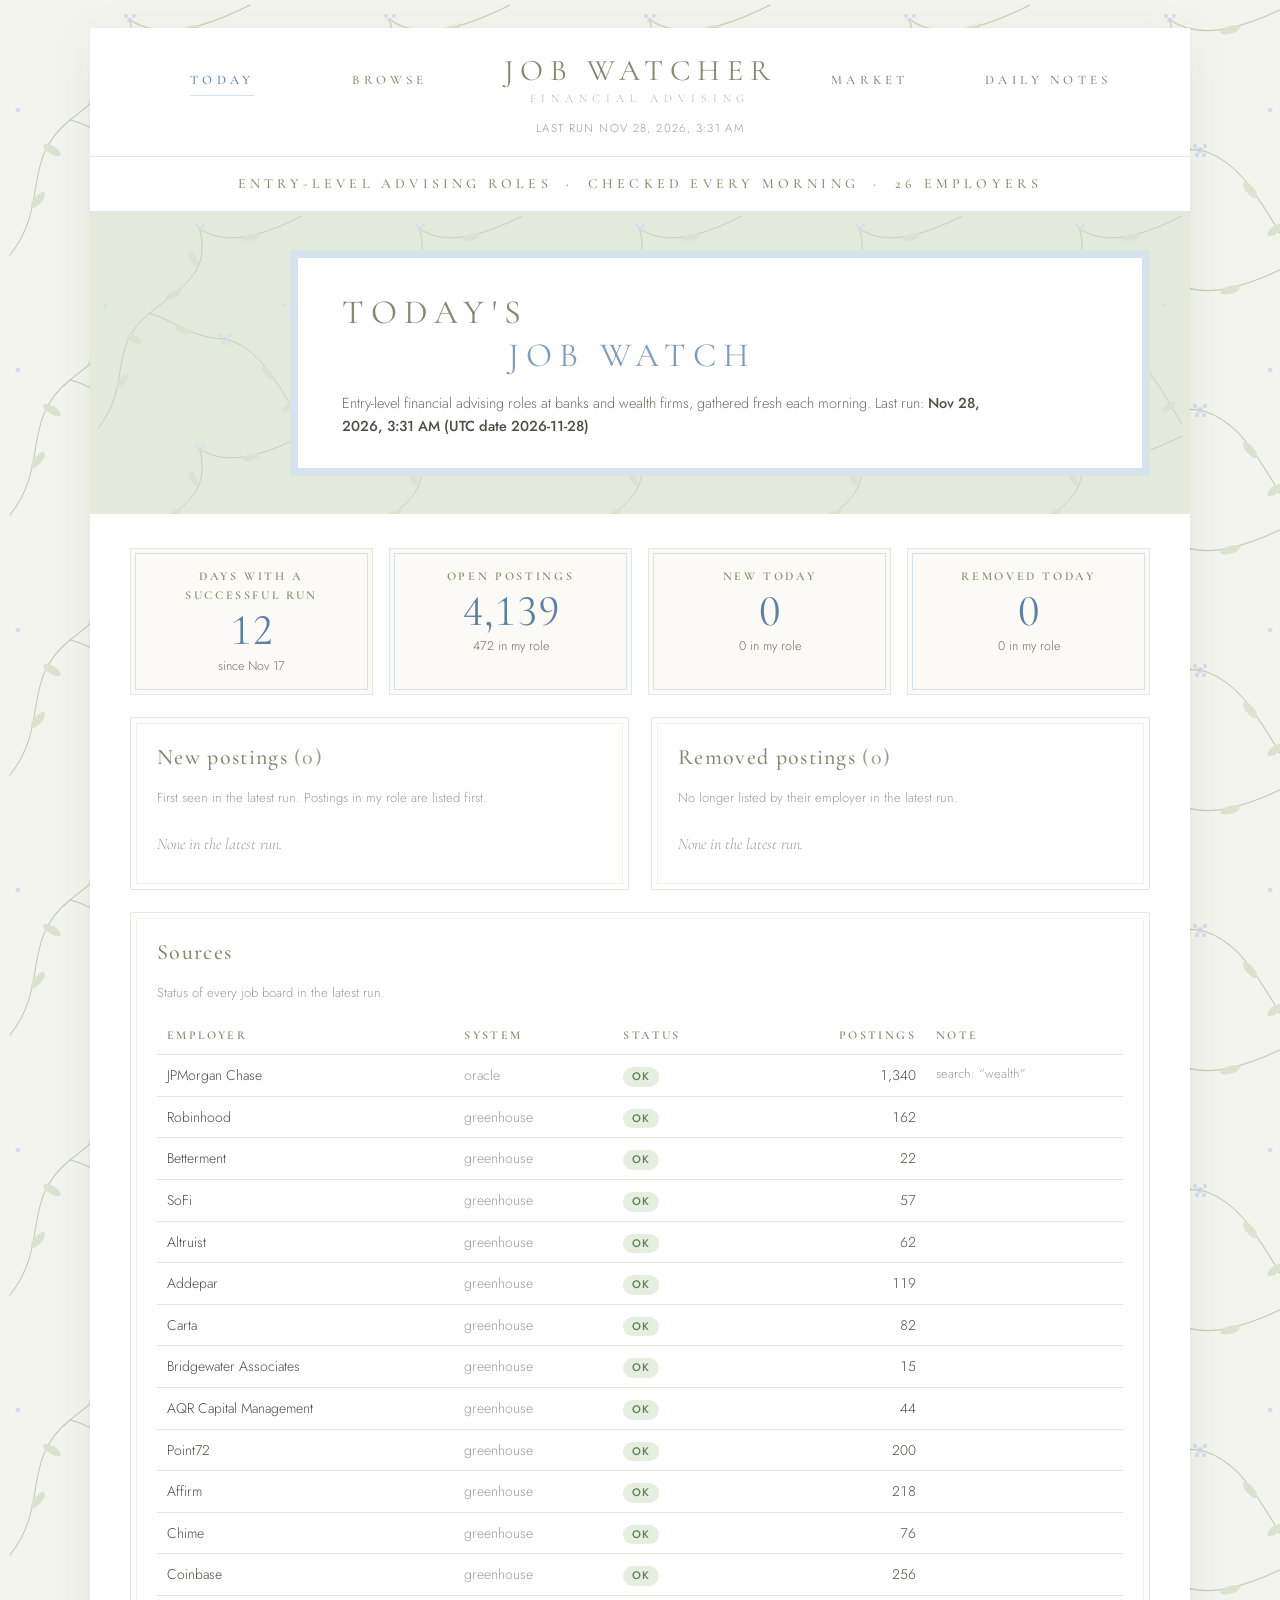
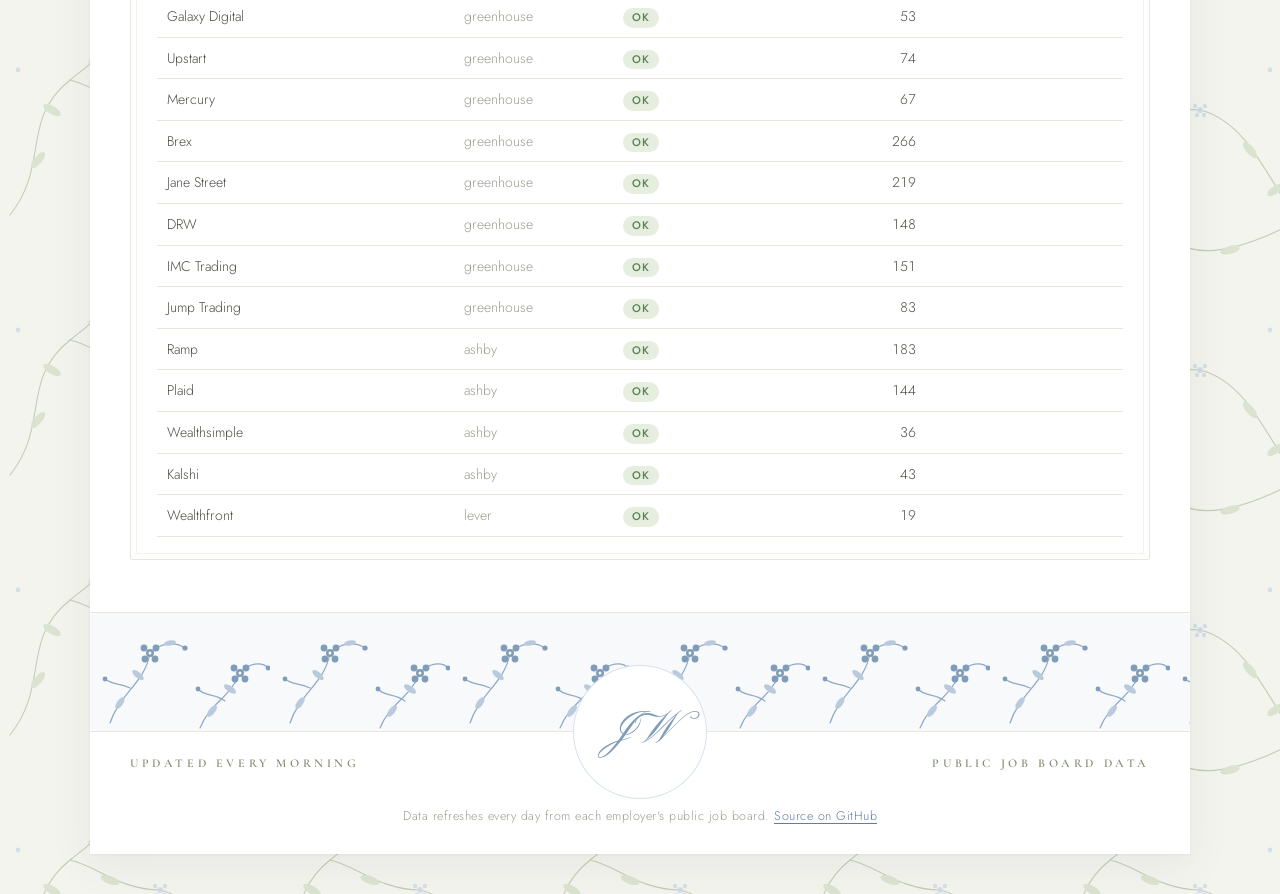
<file: index.html>
<!doctype html>
<html lang="en">
<head>
  <meta charset="utf-8">
  <meta name="viewport" content="width=device-width, initial-scale=1">
  <title>Today · Job Watcher</title>
  <meta name="description" content="Daily watch of entry-level financial advising jobs at banks and wealth firms.">
  <meta name="theme-color" content="#e3eadb">
  <link rel="manifest" href="manifest.webmanifest">
  <link rel="icon" href="icons/icon-192.png">
  <link rel="apple-touch-icon" href="icons/icon-192.png">
  <link rel="preconnect" href="https://fonts.googleapis.com">
  <link rel="preconnect" href="https://fonts.gstatic.com" crossorigin>
  <link rel="stylesheet" href="https://fonts.googleapis.com/css2?family=Cormorant+Garamond:ital,wght@0,400;0,500;0,600;1,400&family=Jost:wght@300;400;500&family=Pinyon+Script&display=swap">
  <link rel="stylesheet" href="assets/style.css">
</head>
<body>
  <div class="paper">
  <header class="masthead">
    <nav class="nav">
      <div class="nav-inner">
        <div class="nav-links left"><a href="index.html" aria-current="page">Today</a><a href="browse.html">Browse</a></div>
        <a class="brand" href="index.html"><span class="brand-name">Job Watcher</span><span class="brand-sub">Financial Advising</span></a>
        <div class="nav-links right"><a href="market.html">Market</a><a href="https://github.com/allisonbelll/job-watcher/issues">Daily Notes</a></div>
        <span class="nav-status"></span>
      </div>
    </nav>
    <div class="tagline">Entry-level advising roles &nbsp;·&nbsp; checked every morning &nbsp;·&nbsp; 26 employers</div>
  </header>

  <section class="hero">
    <div class="hero-panel">
      <h1><span>Today's</span><span class="indent">Job Watch</span></h1>
      <p class="sub">Entry-level financial advising roles at banks and wealth firms, gathered fresh each morning. Last run: <strong id="run-time">loading…</strong></p>
    </div>
  </section>

  <main>

    <section class="tiles">
      <div class="tile"><div class="label">Days with a successful run</div><div class="value" id="t-days">–</div><div class="note" id="t-days-note"></div></div>
      <div class="tile"><div class="label">Open postings</div><div class="value" id="t-open">–</div><div class="note" id="t-open-note"></div></div>
      <div class="tile"><div class="label">New today</div><div class="value" id="t-new">–</div><div class="note" id="t-new-note"></div></div>
      <div class="tile"><div class="label">Removed today</div><div class="value" id="t-removed">–</div><div class="note" id="t-removed-note"></div></div>
    </section>

    <section class="two-col">
      <div class="card">
        <h2>New postings <span class="muted" id="new-count"></span></h2>
        <p class="muted small">First seen in the latest run. Postings in my role are listed first.</p>
        <ul class="posting-list" id="new-list"><li class="empty">Loading…</li></ul>
      </div>
      <div class="card">
        <h2>Removed postings <span class="muted" id="removed-count"></span></h2>
        <p class="muted small">No longer listed by their employer in the latest run.</p>
        <ul class="posting-list" id="removed-list"><li class="empty">Loading…</li></ul>
      </div>
    </section>

    <section class="card">
      <h2>Sources</h2>
      <p class="muted small">Status of every job board in the latest run.</p>
      <table>
        <thead><tr><th>Employer</th><th class="hide-sm">System</th><th>Status</th><th class="num">Postings</th><th class="hide-sm">Note</th></tr></thead>
        <tbody id="sources"></tbody>
      </table>
    </section>
  </main>

  <footer class="foot">
    <div class="toile-band" aria-hidden="true"></div>
    <div class="foot-row">
      <span>Updated every morning</span>
      <a class="monogram" href="index.html" aria-label="Job Watcher home">JW</a>
      <span>Public job board data</span>
    </div>
    <div class="foot-note">Data refreshes every day from each employer's public job board. <a href="https://github.com/allisonbelll/job-watcher">Source on GitHub</a></div>
  </footer>
  </div>

  <script src="assets/common.js"></script>
  <script src="assets/today.js"></script>
</body>
</html>
</file>
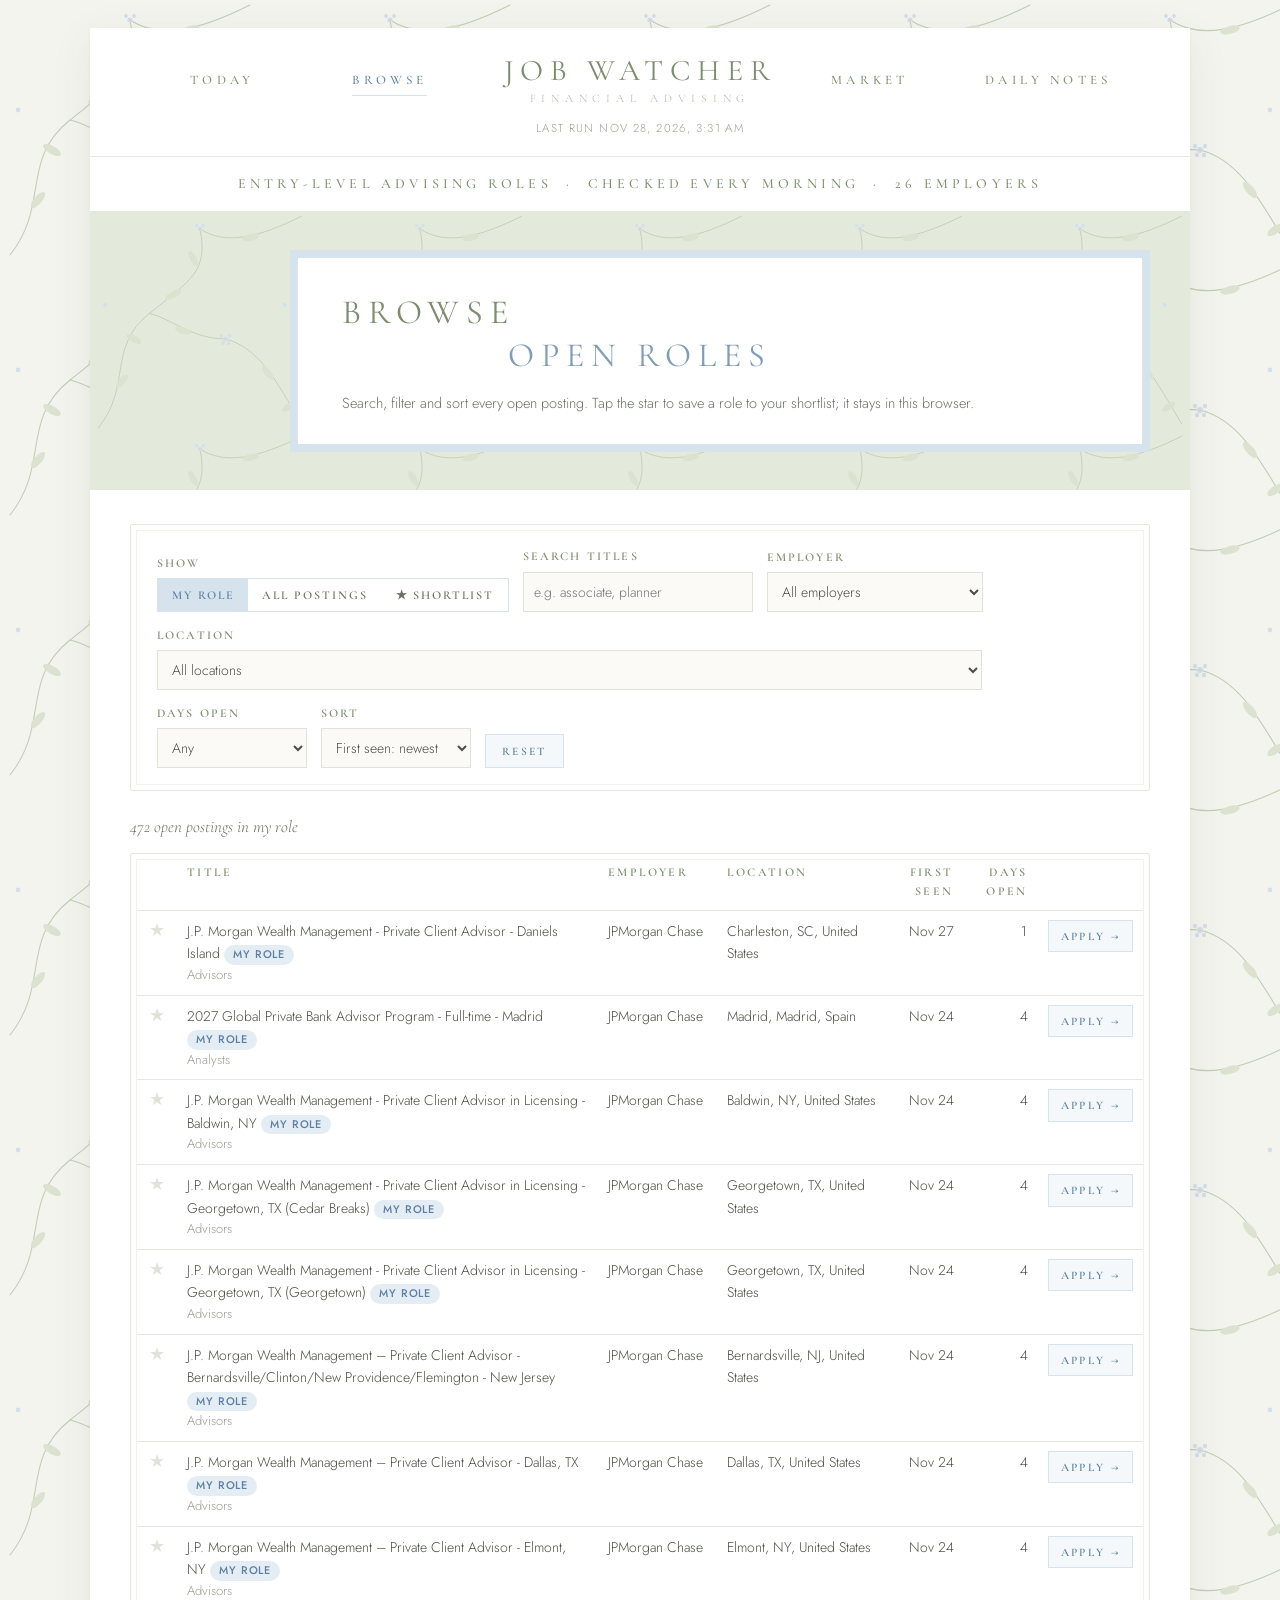
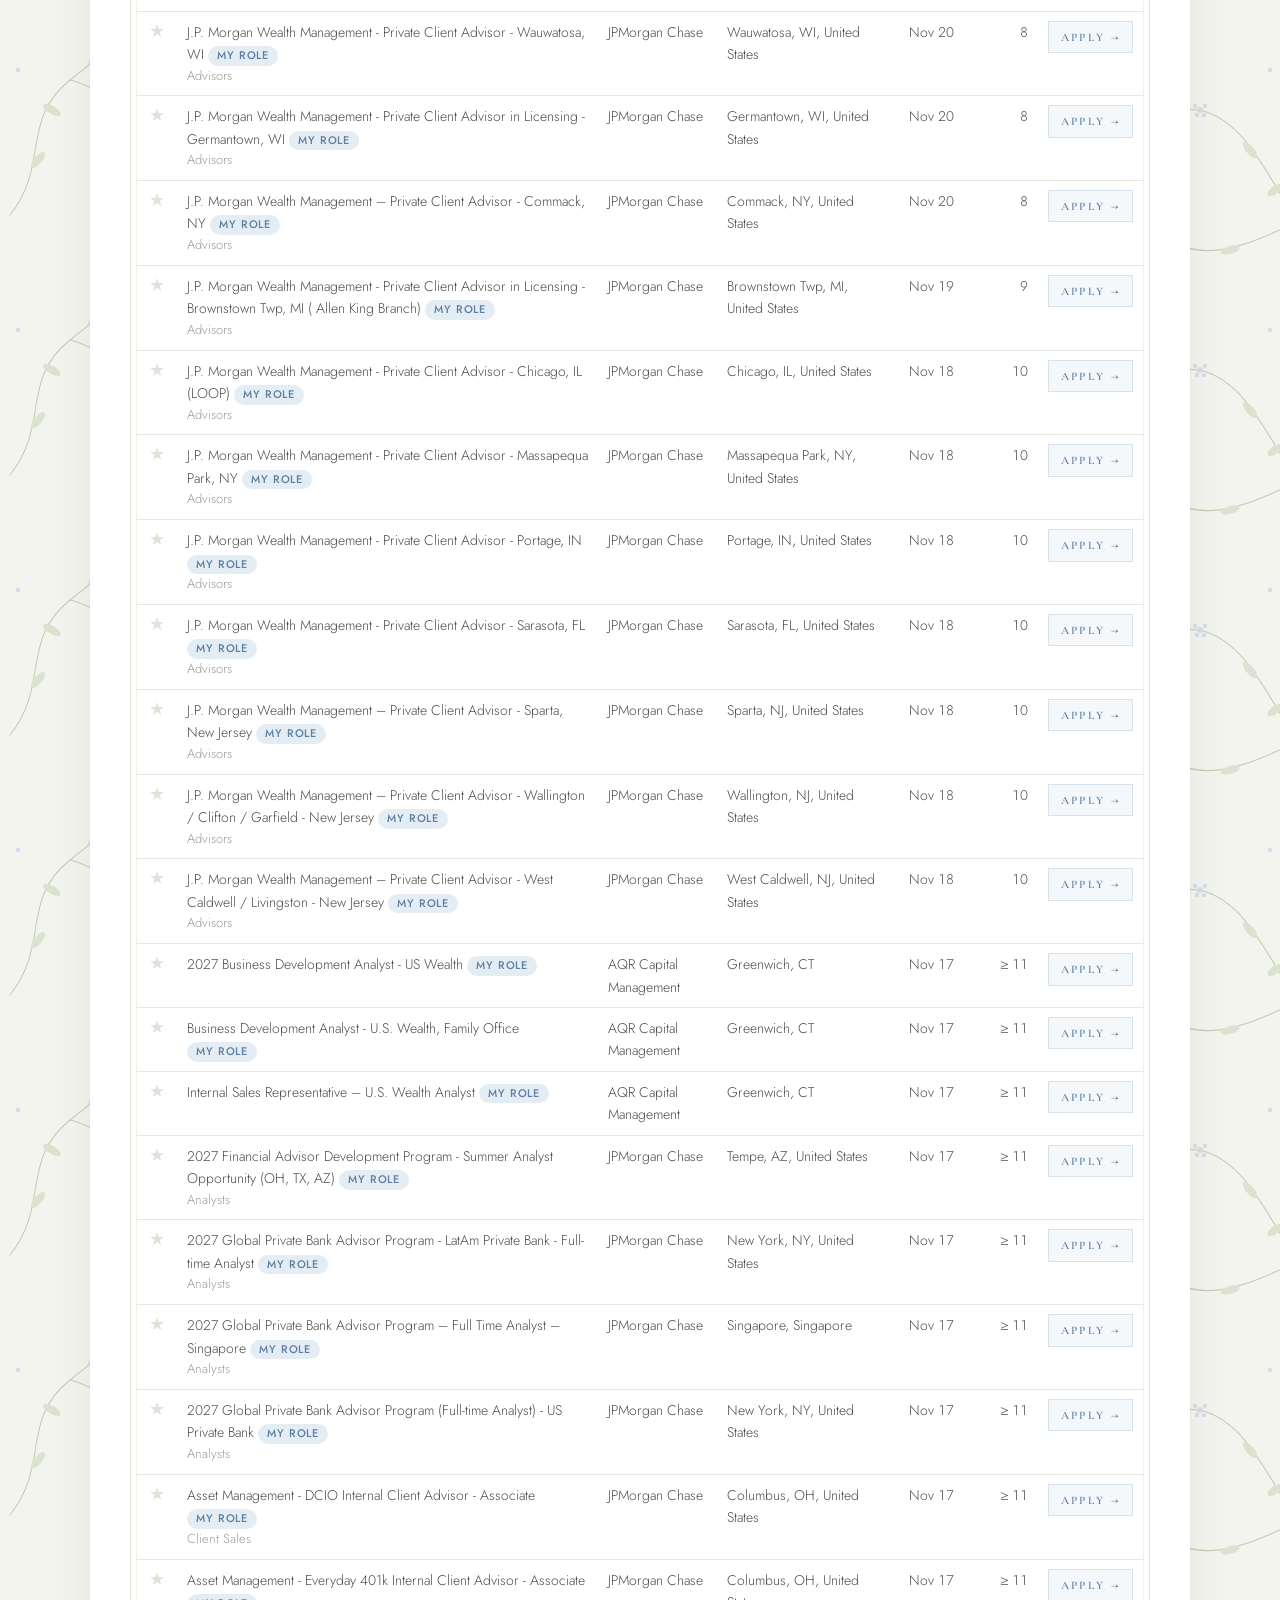
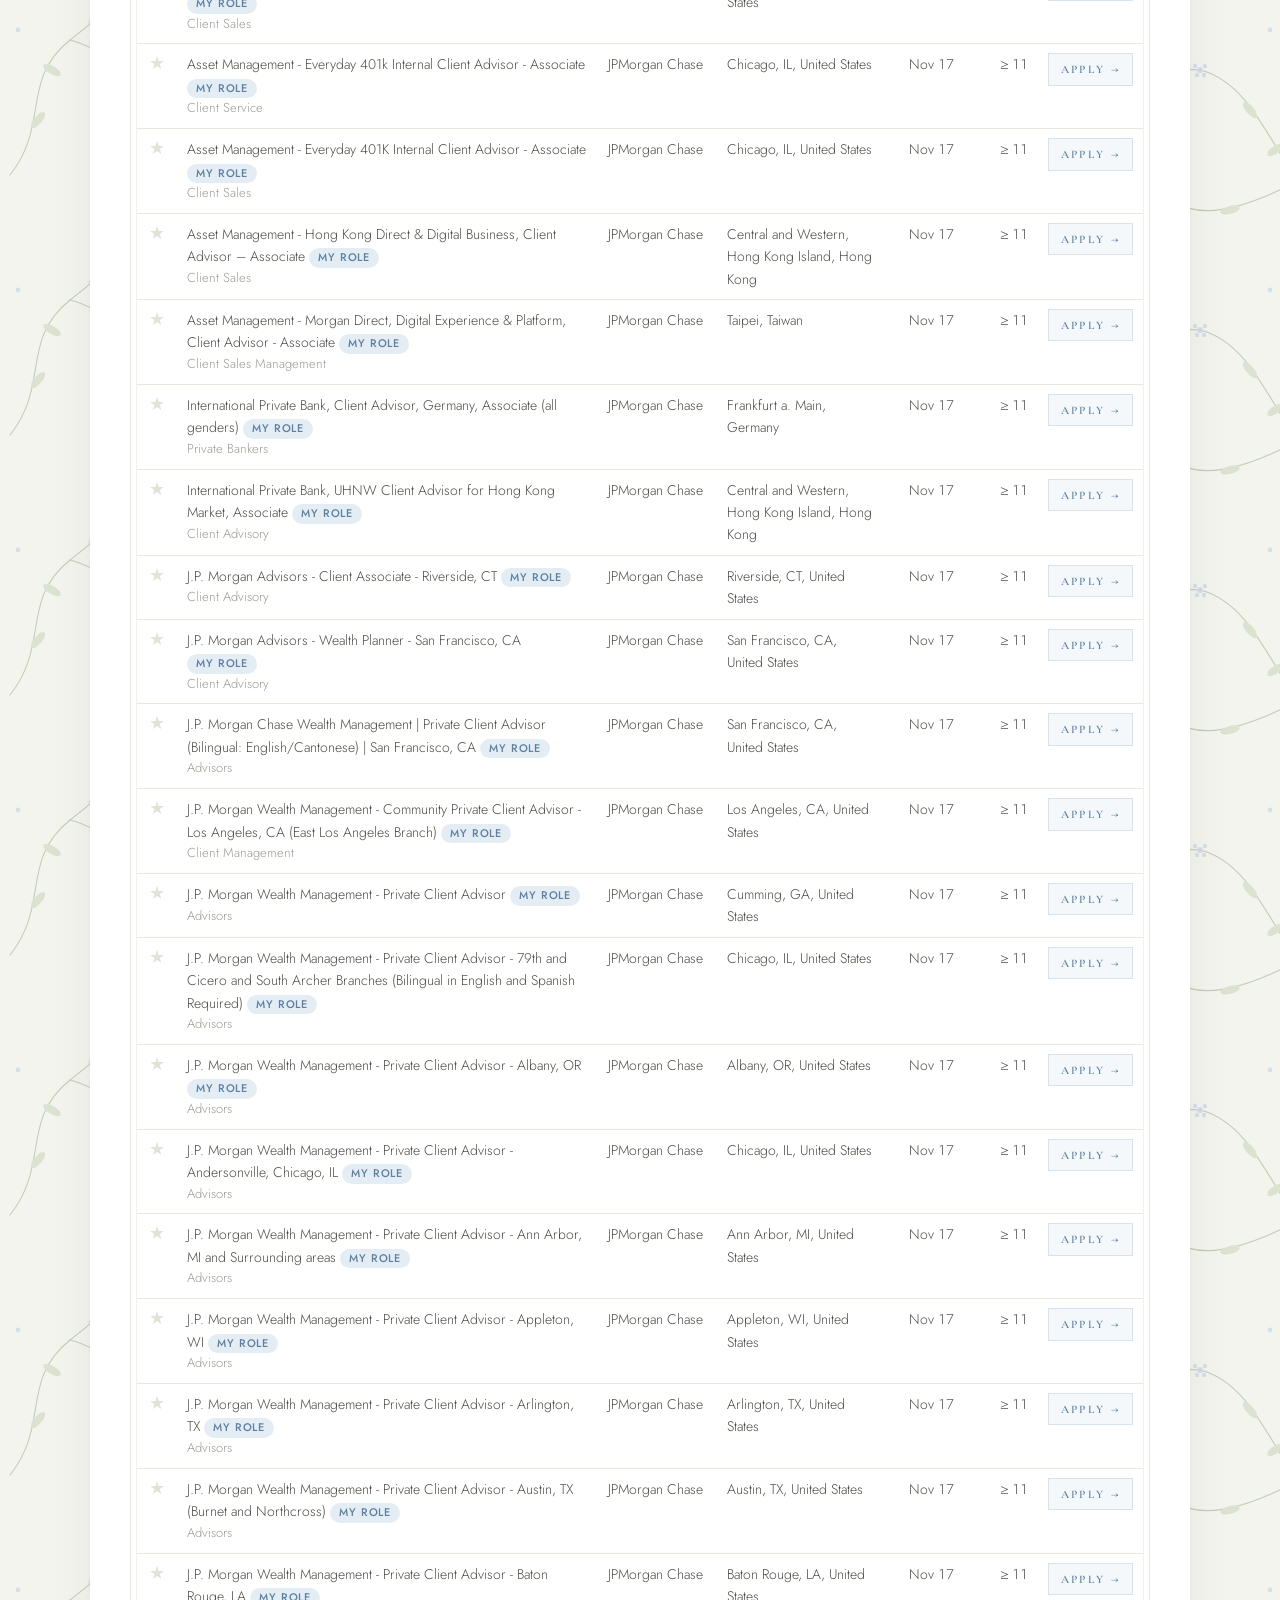
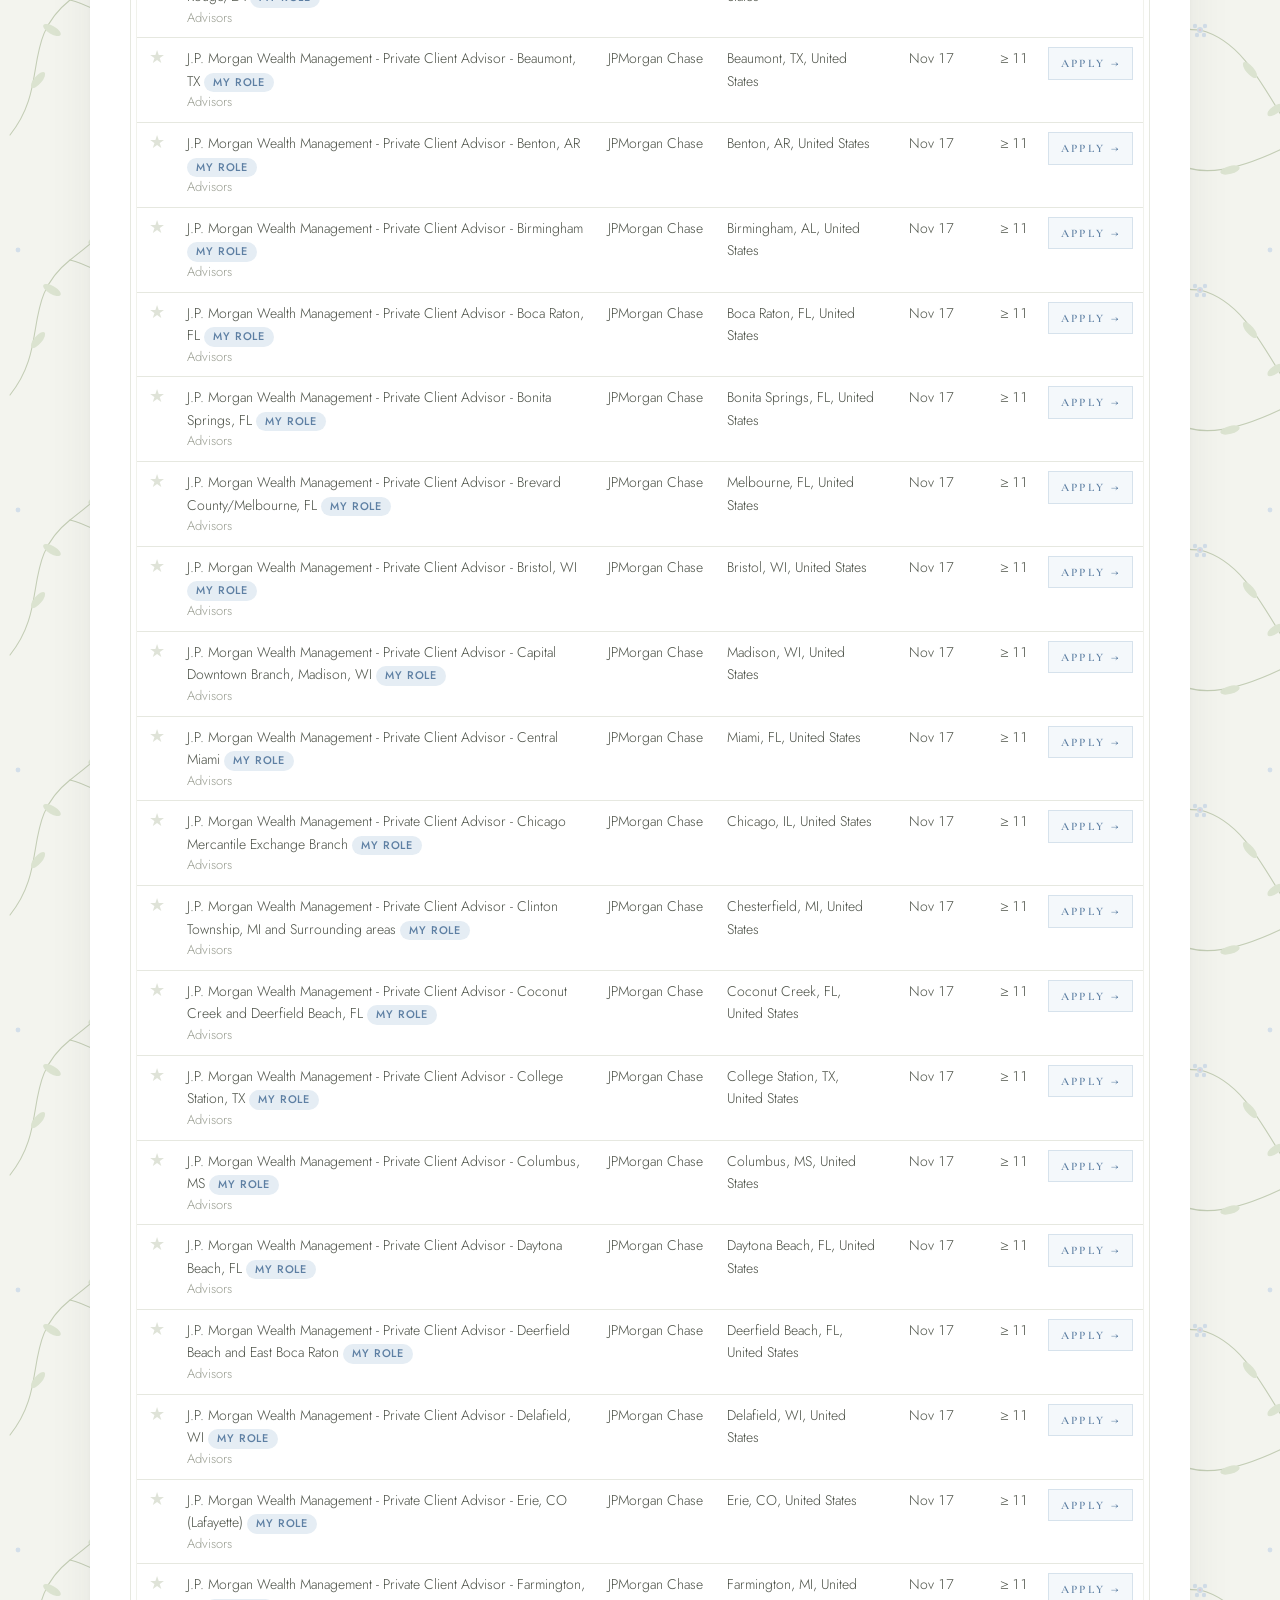
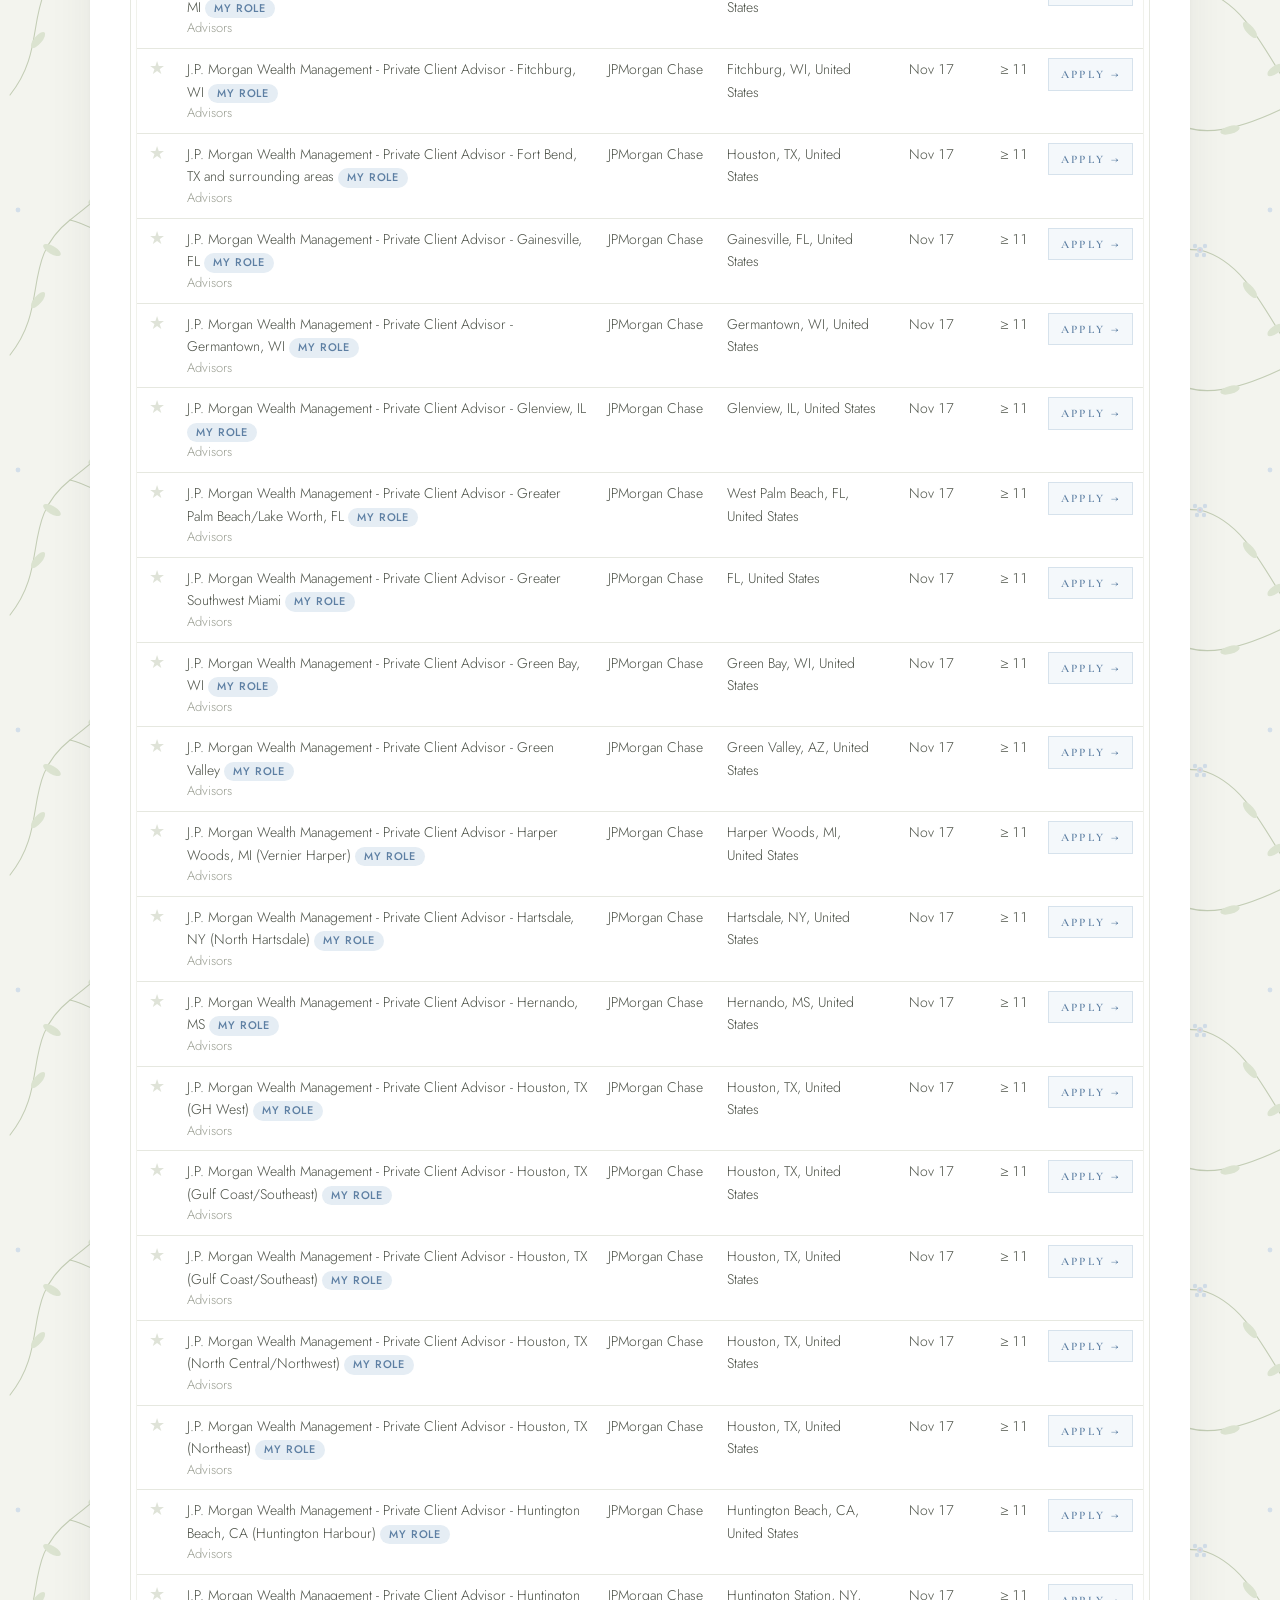
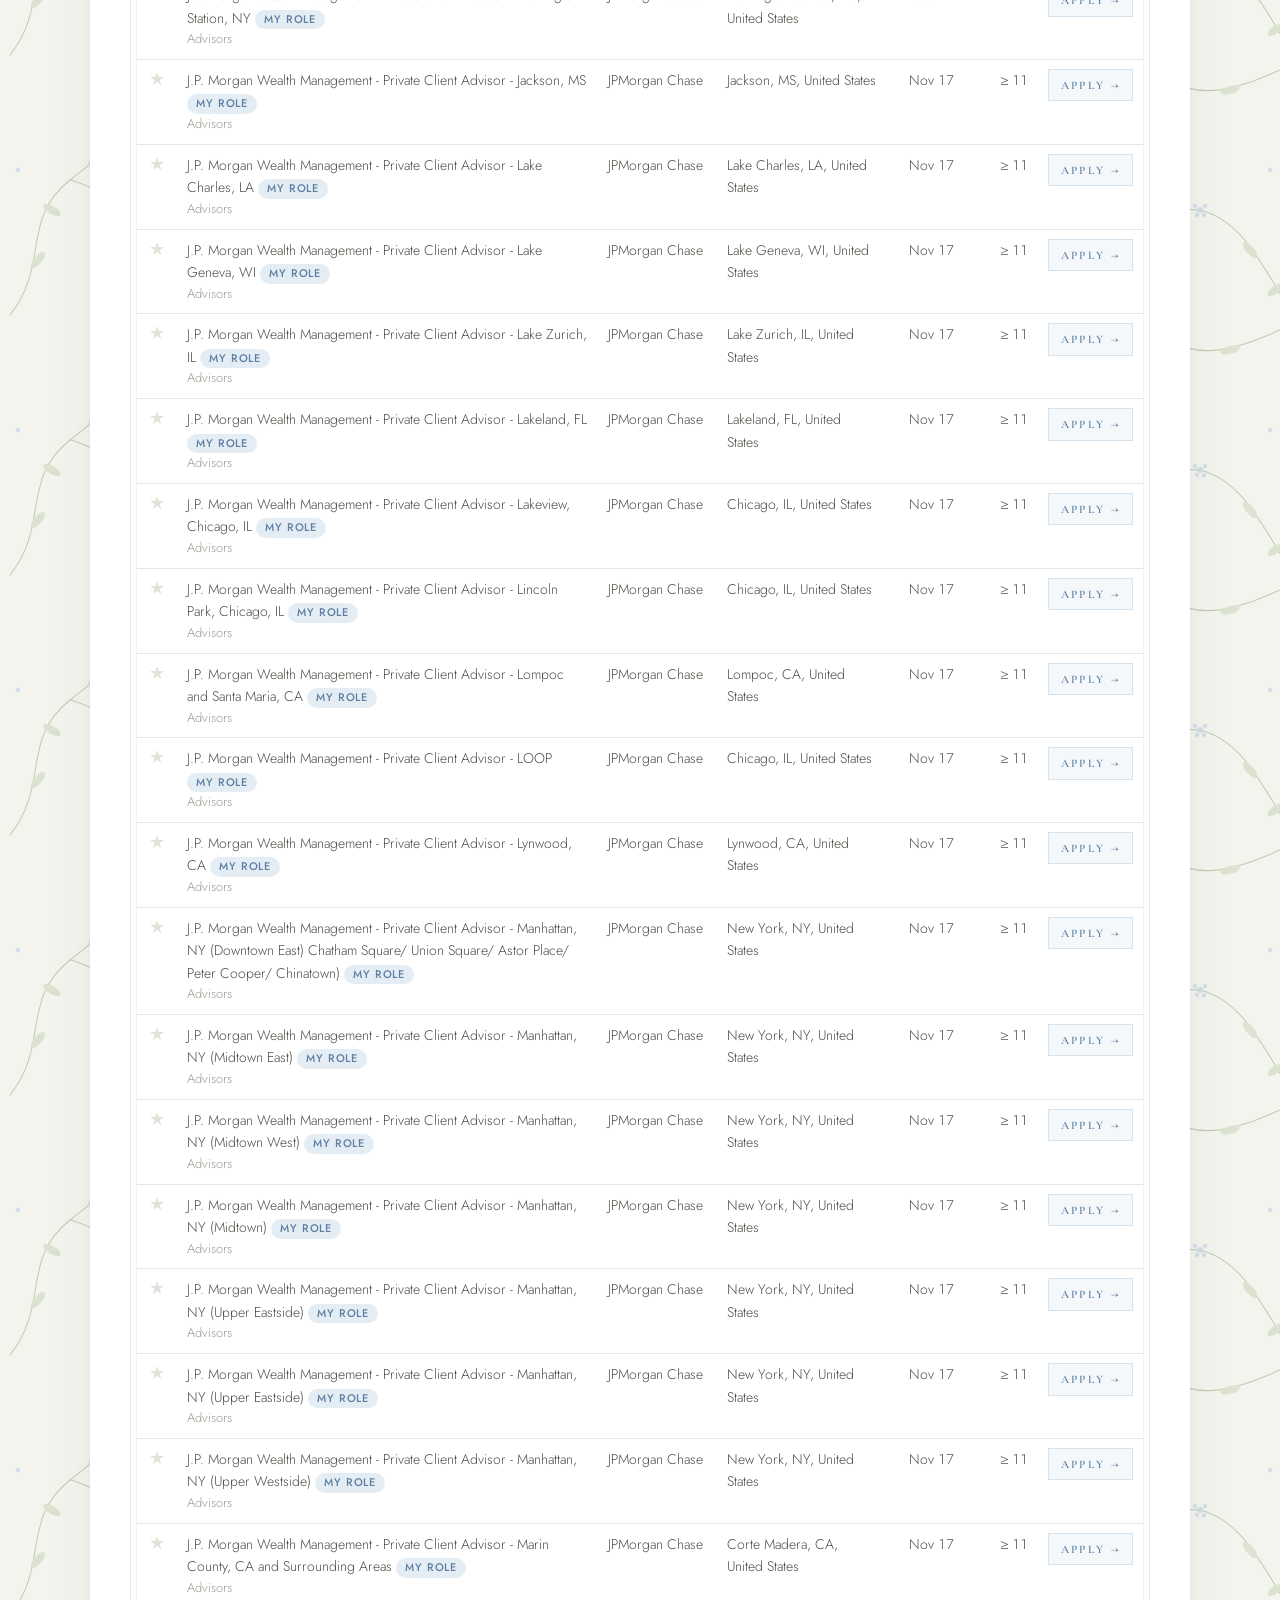
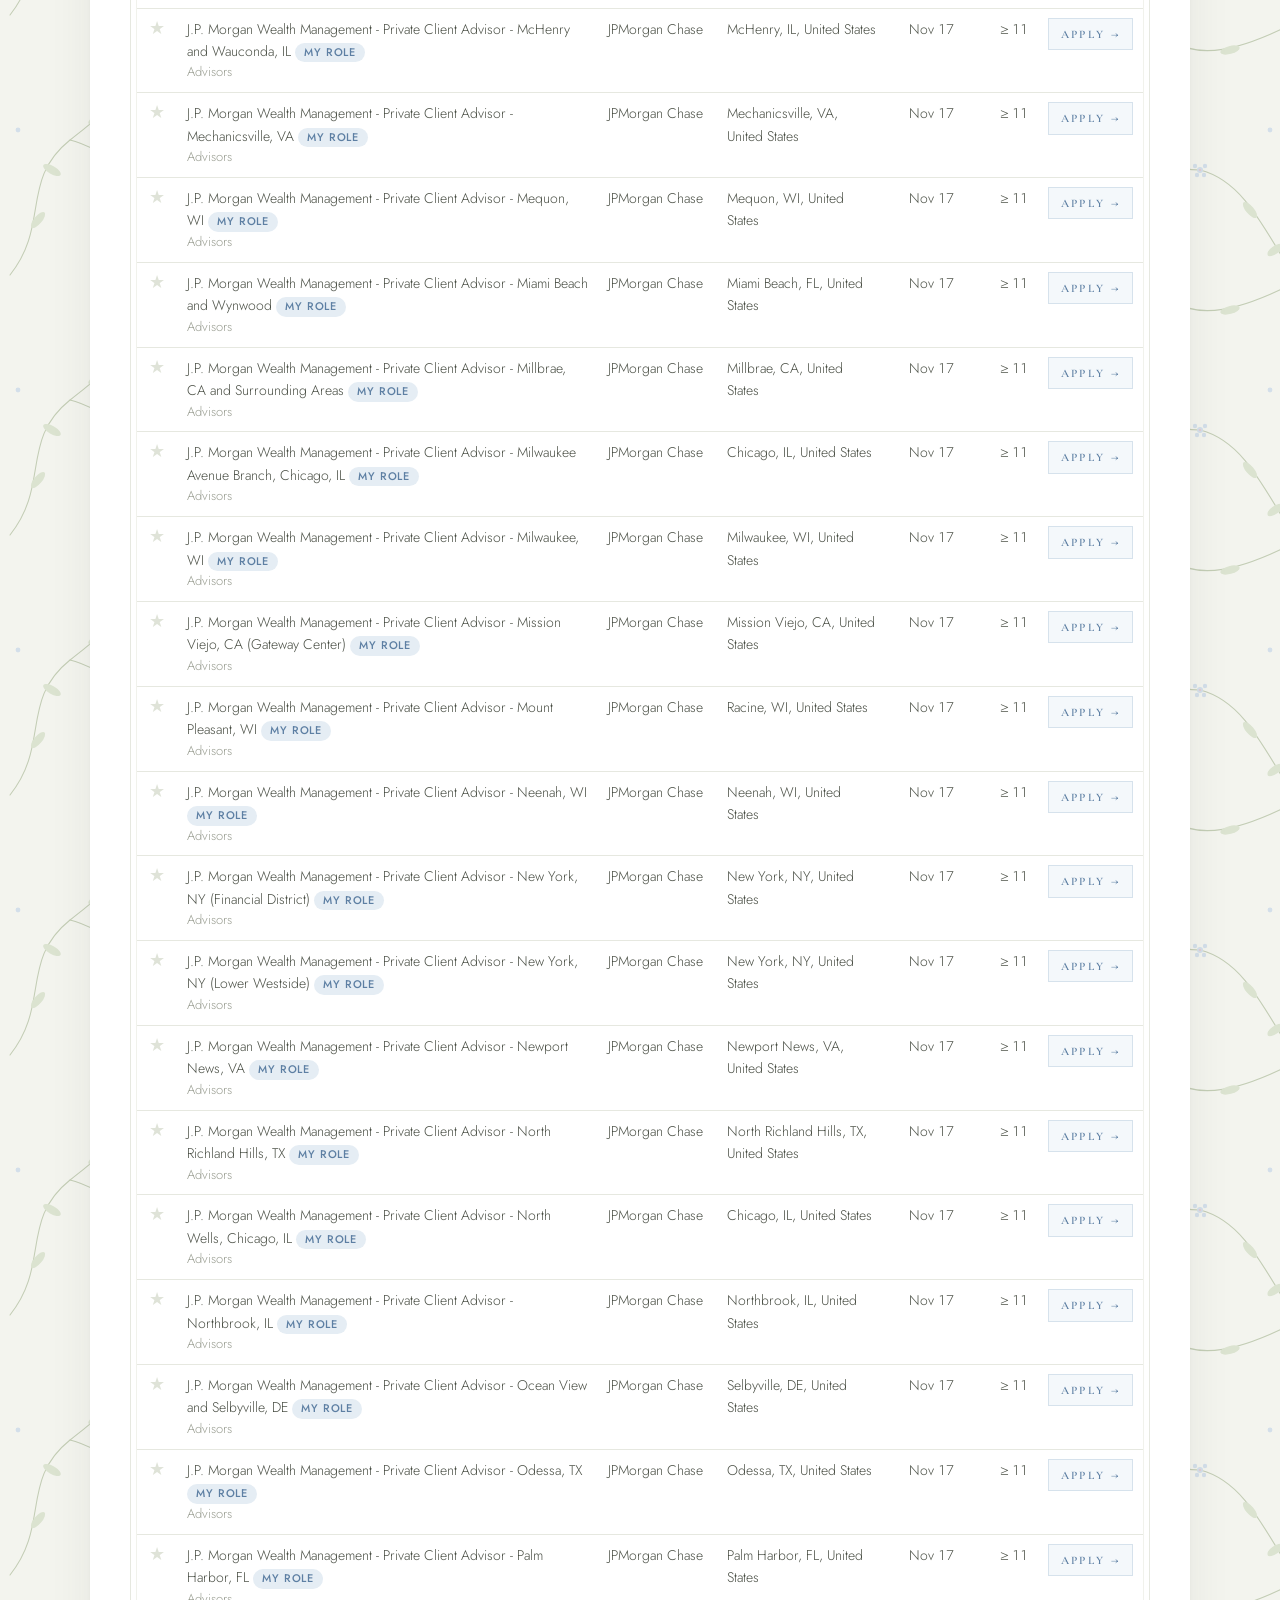
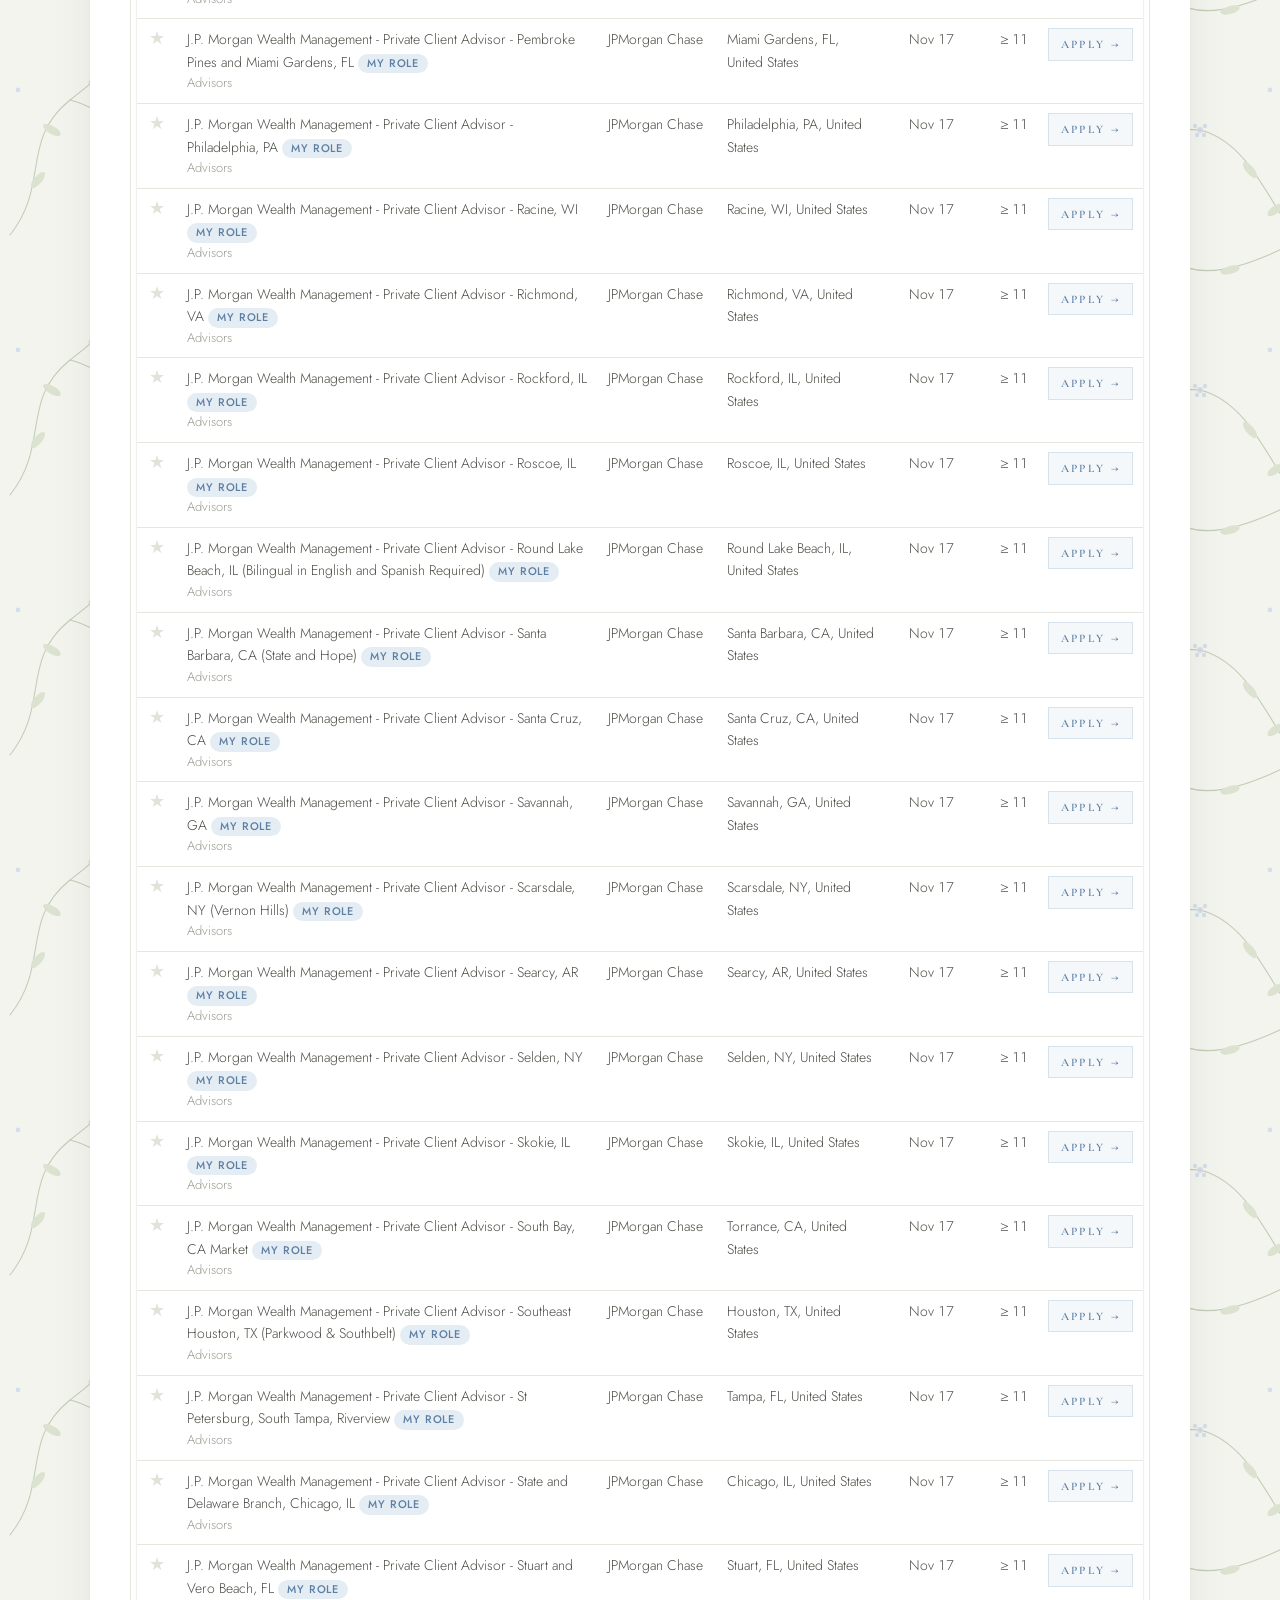
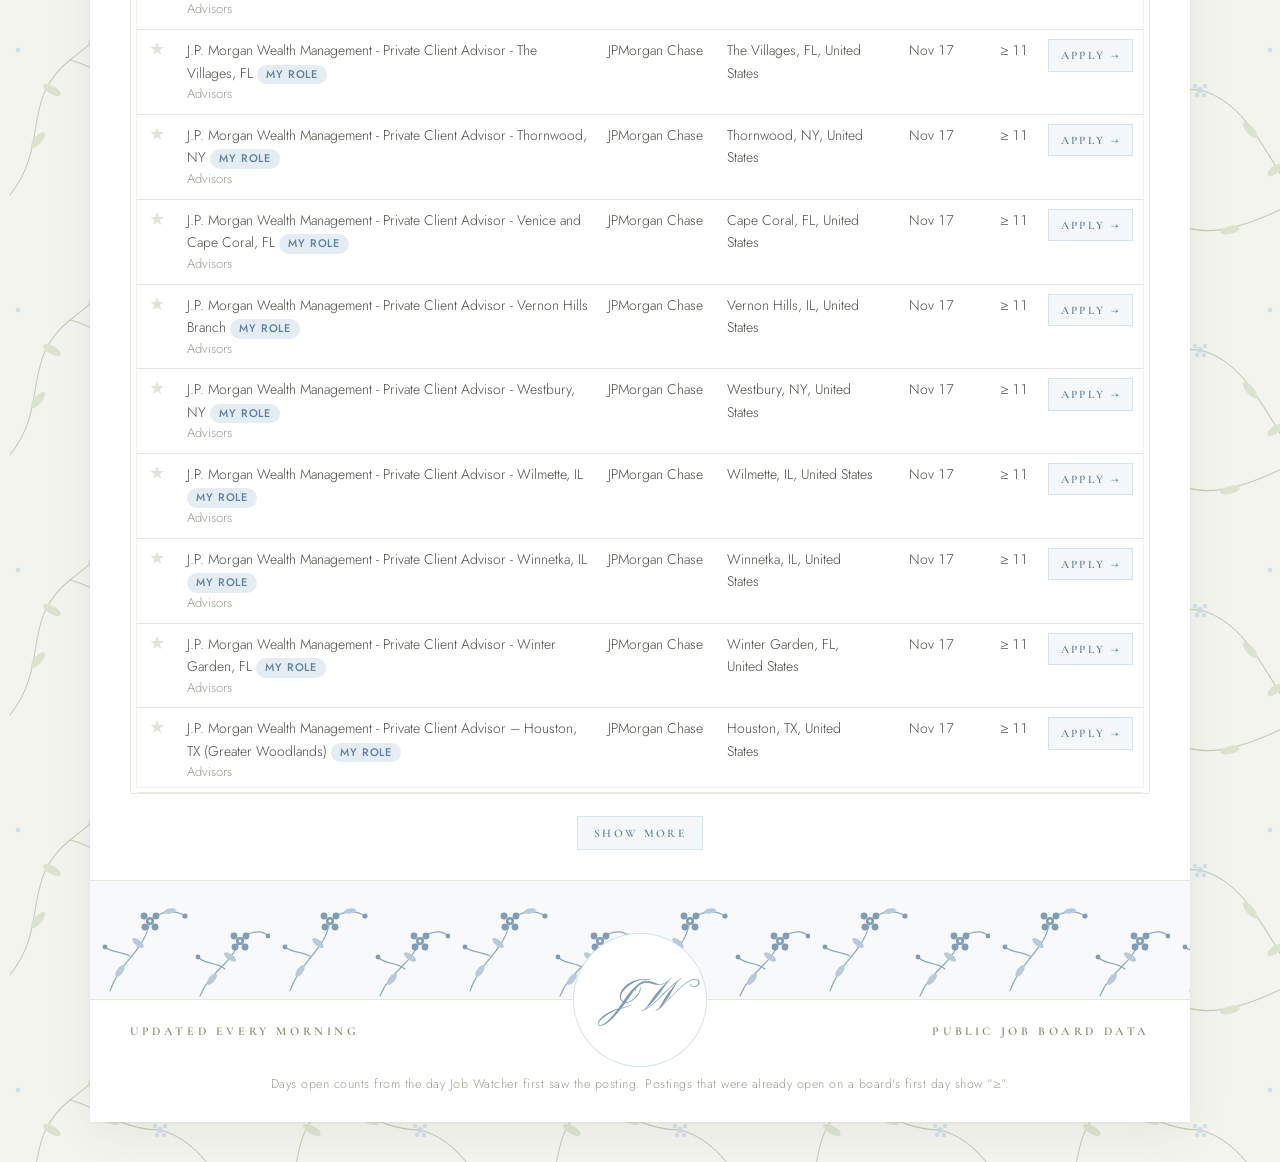
<file: browse.html>
<!doctype html>
<html lang="en">
<head>
  <meta charset="utf-8">
  <meta name="viewport" content="width=device-width, initial-scale=1">
  <title>Browse · Job Watcher</title>
  <meta name="description" content="Daily watch of entry-level financial advising jobs at banks and wealth firms.">
  <meta name="theme-color" content="#e3eadb">
  <link rel="manifest" href="manifest.webmanifest">
  <link rel="icon" href="icons/icon-192.png">
  <link rel="apple-touch-icon" href="icons/icon-192.png">
  <link rel="preconnect" href="https://fonts.googleapis.com">
  <link rel="preconnect" href="https://fonts.gstatic.com" crossorigin>
  <link rel="stylesheet" href="https://fonts.googleapis.com/css2?family=Cormorant+Garamond:ital,wght@0,400;0,500;0,600;1,400&family=Jost:wght@300;400;500&family=Pinyon+Script&display=swap">
  <link rel="stylesheet" href="assets/style.css">
</head>
<body>
  <div class="paper">
  <header class="masthead">
    <nav class="nav">
      <div class="nav-inner">
        <div class="nav-links left"><a href="index.html">Today</a><a href="browse.html" aria-current="page">Browse</a></div>
        <a class="brand" href="index.html"><span class="brand-name">Job Watcher</span><span class="brand-sub">Financial Advising</span></a>
        <div class="nav-links right"><a href="market.html">Market</a><a href="https://github.com/allisonbelll/job-watcher/issues">Daily Notes</a></div>
        <span class="nav-status"></span>
      </div>
    </nav>
    <div class="tagline">Entry-level advising roles &nbsp;·&nbsp; checked every morning &nbsp;·&nbsp; 26 employers</div>
  </header>

  <section class="hero">
    <div class="hero-panel">
      <h1><span>Browse</span><span class="indent">Open Roles</span></h1>
      <p class="sub">Search, filter and sort every open posting. Tap the star to save a role to your shortlist; it stays in this browser.</p>
    </div>
  </section>

  <main>

    <section class="card">
      <div class="controls">
        <div class="control">Show
          <div class="switch" role="group" aria-label="Postings to show">
            <button type="button" data-scope="role" aria-pressed="true">My role</button>
            <button type="button" data-scope="all" aria-pressed="false">All postings</button>
            <button type="button" data-scope="star" aria-pressed="false">★ Shortlist</button>
          </div>
        </div>
        <label class="control">Search titles
          <input type="search" id="q" placeholder="e.g. associate, planner">
        </label>
        <label class="control">Employer
          <select id="employer"><option value="">All employers</option></select>
        </label>
        <label class="control">Location
          <select id="location"><option value="">All locations</option></select>
        </label>
        <label class="control">Days open
          <select id="days">
            <option value="">Any</option>
            <option value="0-1">1 day or less</option>
            <option value="0-7">7 days or less</option>
            <option value="8-30">8 to 30 days</option>
            <option value="31-99999">More than 30 days</option>
          </select>
        </label>
        <label class="control">Sort
          <select id="sort">
            <option value="new">First seen: newest</option>
            <option value="old">First seen: oldest</option>
          </select>
        </label>
        <button class="btn" type="button" id="reset">Reset</button>
      </div>
    </section>

    <div class="result-count" id="count">Loading…</div>
    <section class="card" style="padding:0 6px">
      <table>
        <thead><tr>
          <th style="width:32px"></th><th>Title</th><th>Employer</th><th class="hide-sm">Location</th>
          <th class="num">First seen</th><th class="num hide-sm">Days open</th><th></th>
        </tr></thead>
        <tbody id="rows"></tbody>
      </table>
    </section>
    <div style="text-align:center"><button class="btn" id="more" hidden>Show more</button></div>
  </main>

  <footer class="foot">
    <div class="toile-band" aria-hidden="true"></div>
    <div class="foot-row">
      <span>Updated every morning</span>
      <a class="monogram" href="index.html" aria-label="Job Watcher home">JW</a>
      <span>Public job board data</span>
    </div>
    <div class="foot-note">Days open counts from the day Job Watcher first saw the posting. Postings that were already open on a board's first day show “≥”.</div>
  </footer>
  </div>

  <script src="assets/common.js"></script>
  <script src="assets/browse.js"></script>
</body>
</html>
</file>
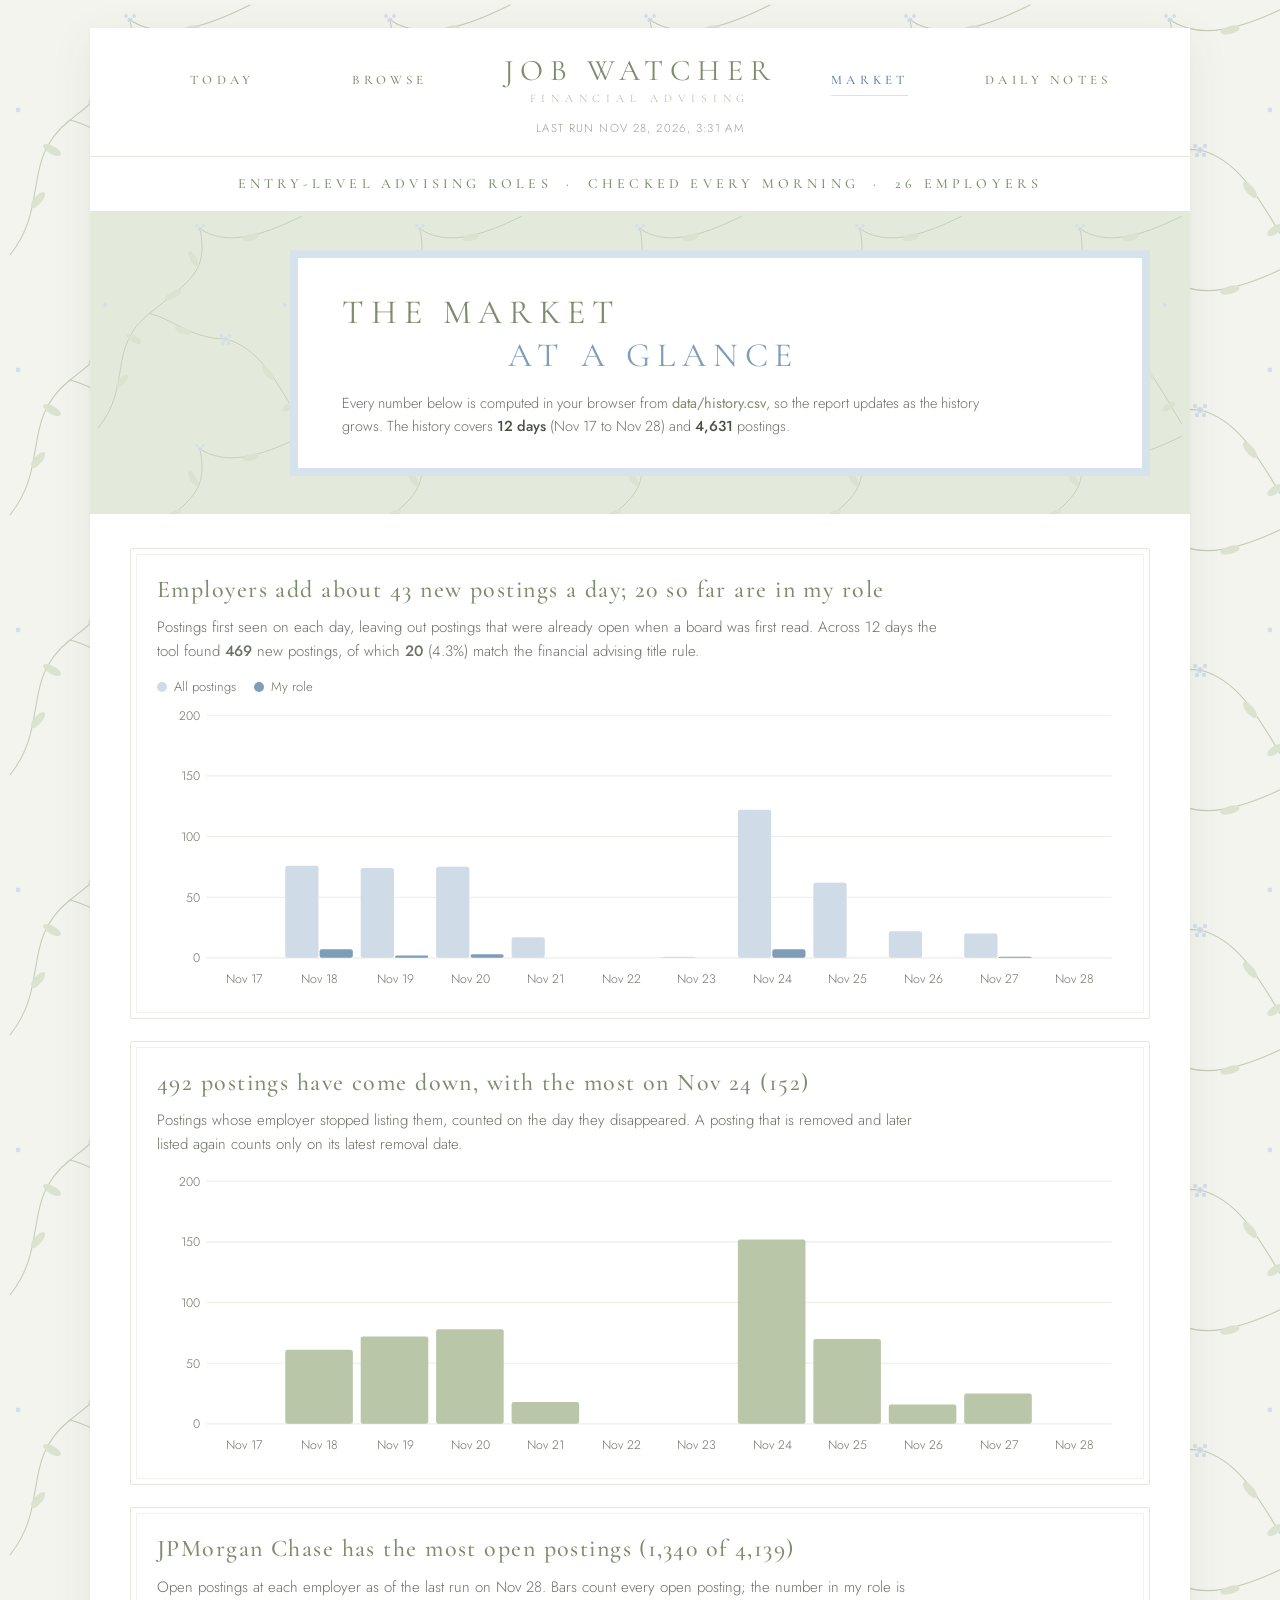
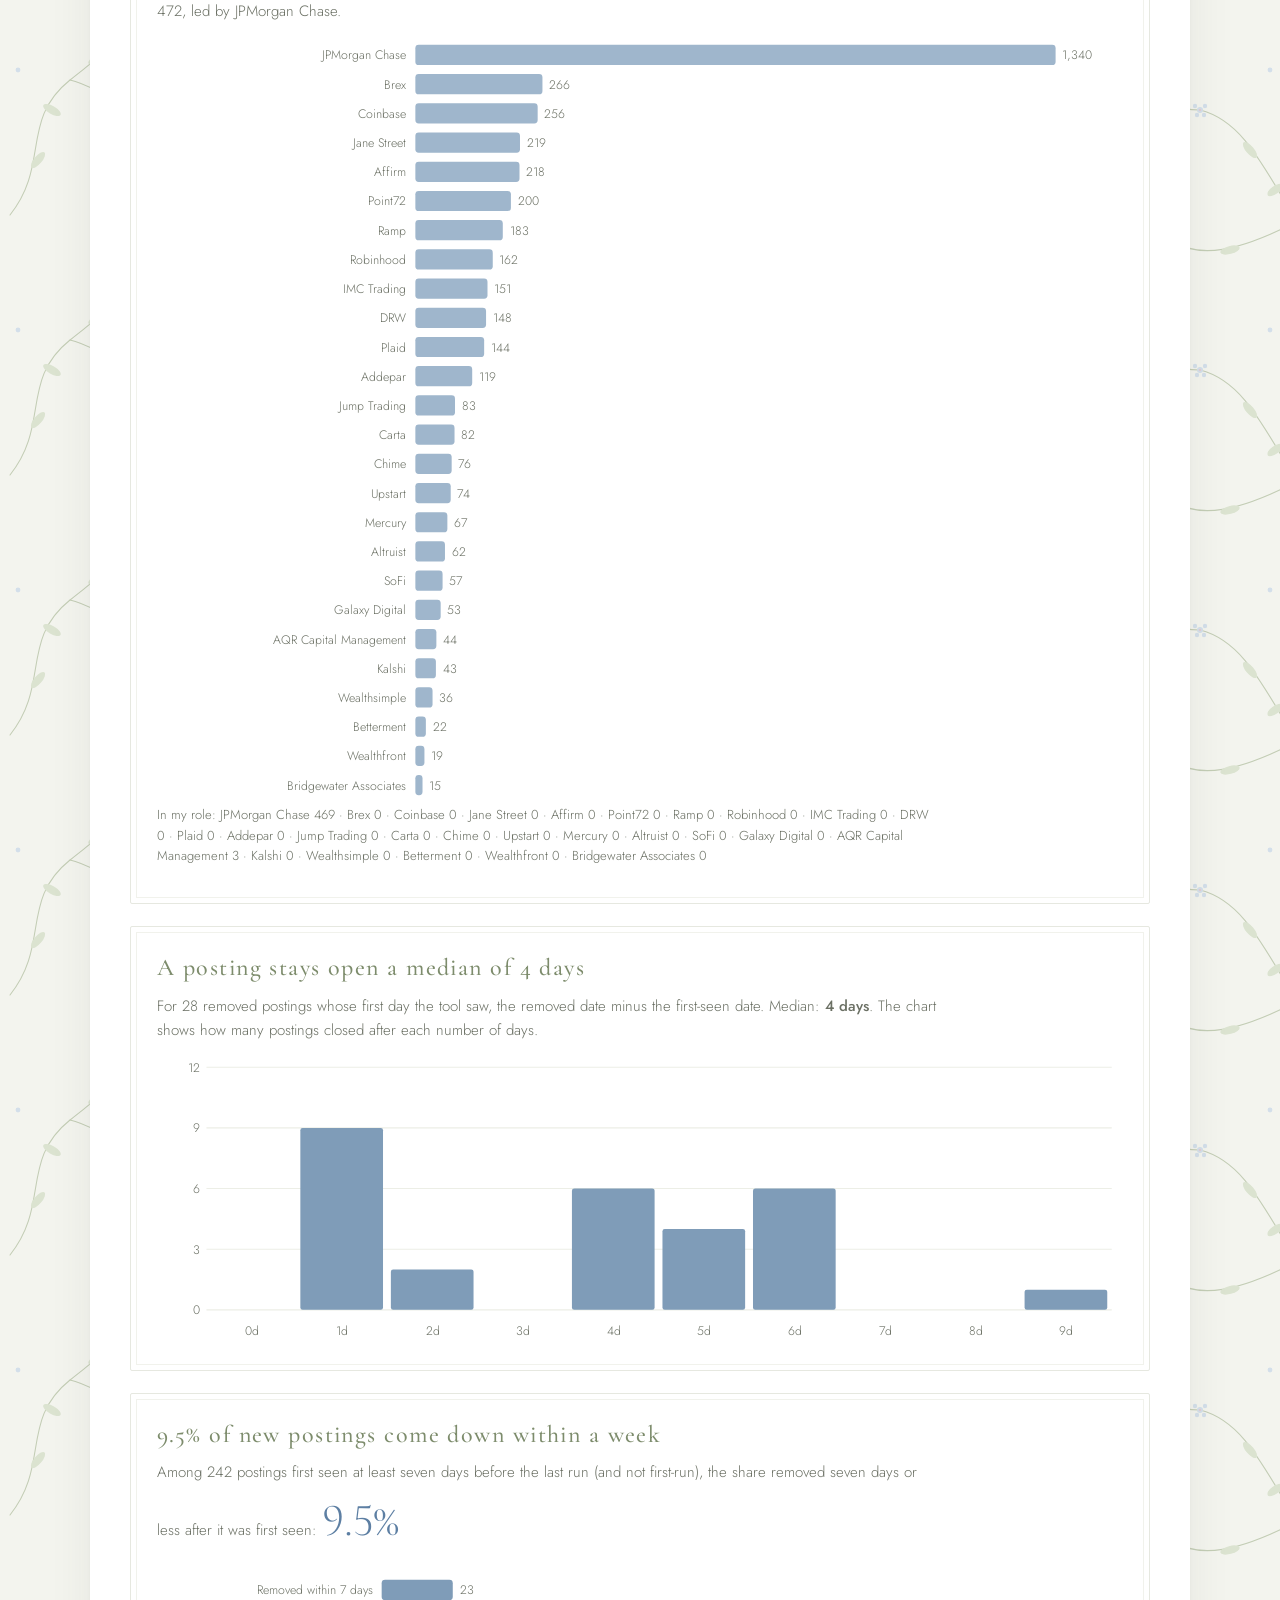
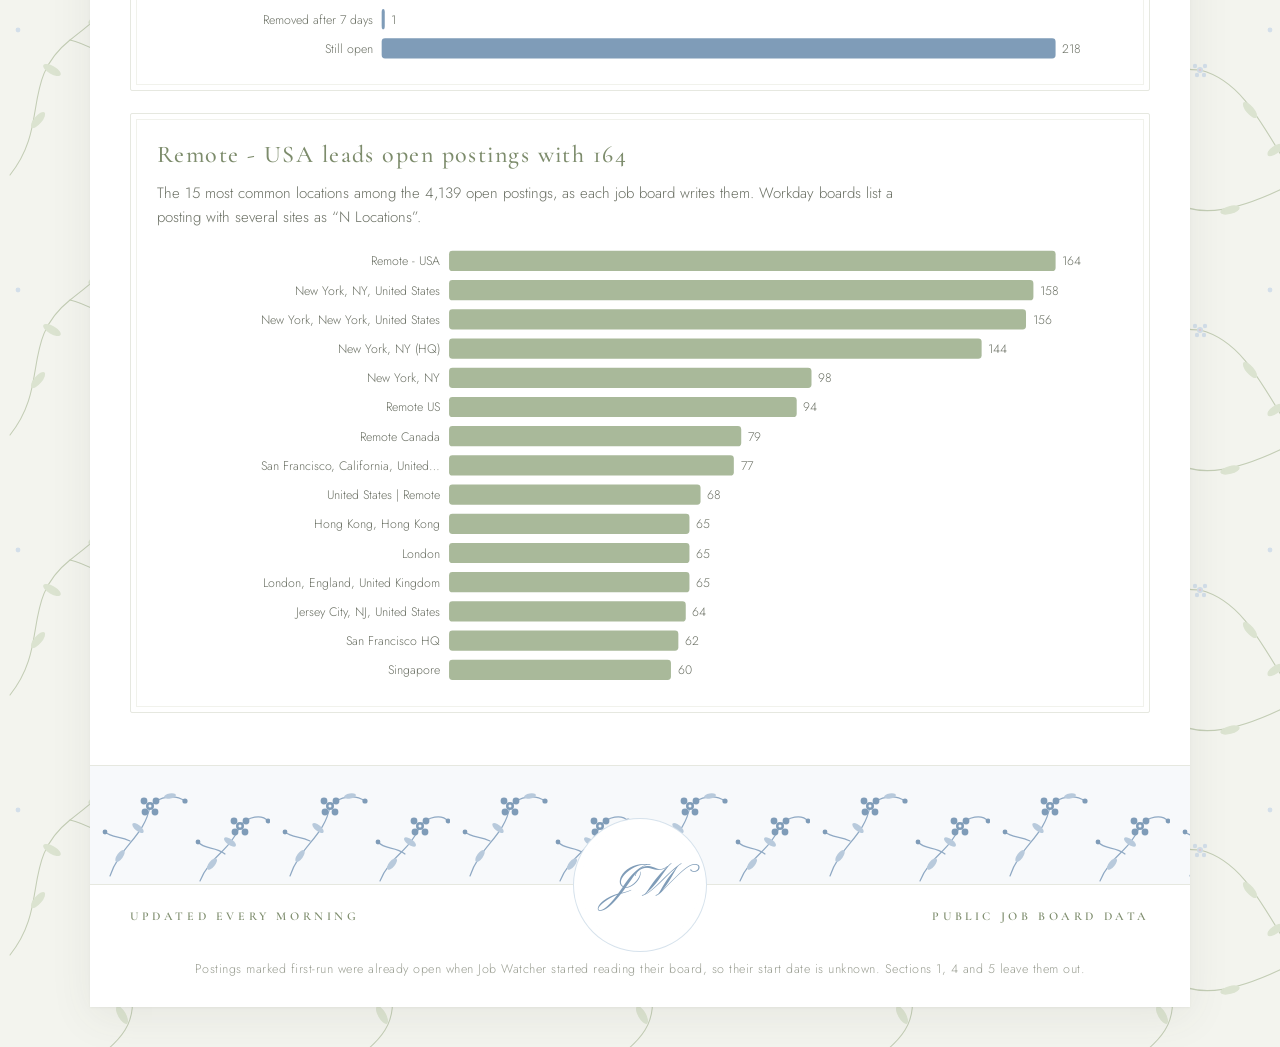
<file: market.html>
<!doctype html>
<html lang="en">
<head>
  <meta charset="utf-8">
  <meta name="viewport" content="width=device-width, initial-scale=1">
  <title>Market · Job Watcher</title>
  <meta name="description" content="Daily watch of entry-level financial advising jobs at banks and wealth firms.">
  <meta name="theme-color" content="#e3eadb">
  <link rel="manifest" href="manifest.webmanifest">
  <link rel="icon" href="icons/icon-192.png">
  <link rel="apple-touch-icon" href="icons/icon-192.png">
  <link rel="preconnect" href="https://fonts.googleapis.com">
  <link rel="preconnect" href="https://fonts.gstatic.com" crossorigin>
  <link rel="stylesheet" href="https://fonts.googleapis.com/css2?family=Cormorant+Garamond:ital,wght@0,400;0,500;0,600;1,400&family=Jost:wght@300;400;500&family=Pinyon+Script&display=swap">
  <link rel="stylesheet" href="assets/style.css">
</head>
<body>
  <div class="paper">
  <header class="masthead">
    <nav class="nav">
      <div class="nav-inner">
        <div class="nav-links left"><a href="index.html">Today</a><a href="browse.html">Browse</a></div>
        <a class="brand" href="index.html"><span class="brand-name">Job Watcher</span><span class="brand-sub">Financial Advising</span></a>
        <div class="nav-links right"><a href="market.html" aria-current="page">Market</a><a href="https://github.com/allisonbelll/job-watcher/issues">Daily Notes</a></div>
        <span class="nav-status"></span>
      </div>
    </nav>
    <div class="tagline">Entry-level advising roles &nbsp;·&nbsp; checked every morning &nbsp;·&nbsp; 26 employers</div>
  </header>

  <section class="hero">
    <div class="hero-panel">
      <h1><span>The Market</span><span class="indent">at a Glance</span></h1>
      <p class="sub" id="intro">Every number below is computed in your browser from <code>data/history.csv</code>,
      so the report updates as the history grows.</p>
    </div>
  </section>

  <main>

    <section class="card finding" id="s-new">
      <h2>New postings per day</h2><p></p><div class="chart"></div>
    </section>
    <section class="card finding" id="s-removed">
      <h2>Removed postings per day</h2><p></p><div class="chart"></div>
    </section>
    <section class="card finding" id="s-employer">
      <h2>Open postings per employer</h2><p></p><div class="chart"></div>
    </section>
    <section class="card finding" id="s-days">
      <h2>Days open</h2><p></p><div class="chart"></div>
    </section>
    <section class="card finding" id="s-share">
      <h2>Share removed within seven days</h2><p></p><div class="chart"></div>
    </section>
    <section class="card finding" id="s-locations">
      <h2>Top locations among open postings</h2><p></p><div class="chart"></div>
    </section>
  </main>

  <footer class="foot">
    <div class="toile-band" aria-hidden="true"></div>
    <div class="foot-row">
      <span>Updated every morning</span>
      <a class="monogram" href="index.html" aria-label="Job Watcher home">JW</a>
      <span>Public job board data</span>
    </div>
    <div class="foot-note">Postings marked first-run were already open when Job Watcher started reading their board, so their start date is unknown. Sections 1, 4 and 5 leave them out.</div>
  </footer>
  </div>

  <script src="assets/common.js"></script>
  <script src="assets/market.js"></script>
</body>
</html>
</file>
<file: assets/style.css>
/* Job Watcher: garden-party design.
   One set of fonts and colors for every page:
   Cormorant Garamond (display serif), Jost (light sans for data), Pinyon Script (monogram). */

:root {
  --ink: #4a4f45;
  --ink-2: #6b7064;
  --muted: #9a9e92;
  --line: #e6e8e0;
  --paper: #ffffff;
  --cream: #fbfaf6;
  --sage: #a9b99a;
  --sage-deep: #7d8c6c;
  --sage-pale: #e3eadb;
  --blue: #7f9cb8;
  --blue-deep: #5d7fa3;
  --blue-pale: #d6e2ec;
  --blush: #e7c9cf;
  --good: #5f7f57;
  --good-bg: #e6eedf;
  --bad: #a3606b;
  --bad-bg: #f6e6e8;
  --role: #5d7fa3;
  --role-bg: #e5edf4;
  --radius: 2px;
  --serif: "Cormorant Garamond", "Cormorant", "Didot", "Bodoni 72", Georgia, "Times New Roman", serif;
  --font: "Jost", "Avenir Next", "Futura", system-ui, -apple-system, "Segoe UI", sans-serif;
  --script: "Pinyon Script", "Snell Roundhand", "Apple Chancery", cursive;
  --vine: url("data:image/svg+xml,%3Csvg xmlns='http://www.w3.org/2000/svg' width='260' height='260' viewBox='0 0 260 260'%3E %3Cg fill='none' stroke='%23c3cdb5' stroke-width='1.1' stroke-linecap='round'%3E %3Cpath d='M10 255 C 50 205, 20 160, 70 120 S 140 70, 130 20'/%3E %3Cpath d='M70 120 C 95 125, 120 150, 160 150'/%3E %3Cpath d='M130 20 C 160 40, 200 30, 250 5'/%3E %3Cpath d='M160 150 C 200 160, 220 200, 250 250'/%3E %3C/g%3E %3Cg fill='%23dbe3d0'%3E %3Cellipse cx='38' cy='200' rx='10' ry='4' transform='rotate(-50 38 200)'/%3E %3Cellipse cx='52' cy='150' rx='10' ry='4' transform='rotate(30 52 150)'/%3E %3Cellipse cx='98' cy='98' rx='11' ry='4' transform='rotate(-30 98 98)'/%3E %3Cellipse cx='122' cy='55' rx='10' ry='4' transform='rotate(60 122 55)'/%3E %3Cellipse cx='110' cy='140' rx='10' ry='4' transform='rotate(20 110 140)'/%3E %3Cellipse cx='190' cy='30' rx='10' ry='4' transform='rotate(-15 190 30)'/%3E %3Cellipse cx='210' cy='190' rx='10' ry='4' transform='rotate(50 210 190)'/%3E %3Cellipse cx='235' cy='230' rx='9' ry='4' transform='rotate(-35 235 230)'/%3E %3C/g%3E %3Cg fill='%23d3dfea'%3E %3Ccircle cx='160' cy='150' r='3'/%3E%3Ccircle cx='155' cy='146' r='2.2'/%3E%3Ccircle cx='165' cy='146' r='2.2'/%3E%3Ccircle cx='157' cy='155' r='2.2'/%3E%3Ccircle cx='164' cy='155' r='2.2'/%3E %3Ccircle cx='130' cy='20' r='2.6'/%3E%3Ccircle cx='126' cy='16' r='1.9'/%3E%3Ccircle cx='134' cy='16' r='1.9'/%3E %3Ccircle cx='18' cy='110' r='2.4'/%3E%3Ccircle cx='230' cy='110' r='2.4'/%3E %3C/g%3E %3Cg fill='%23e7c9cf'%3E%3Ccircle cx='160' cy='150' r='1.1'/%3E%3Ccircle cx='130' cy='20' r='1'/%3E%3C/g%3E %3C/svg%3E");
  --toile: url("data:image/svg+xml,%3Csvg xmlns='http://www.w3.org/2000/svg' width='180' height='120' viewBox='0 0 180 120'%3E %3Crect width='180' height='120' fill='%23f7f9fb'/%3E %3Cg fill='none' stroke='%238fa9c4' stroke-width='1.2' stroke-linecap='round'%3E %3Cpath d='M20 110 C 30 80, 55 70, 60 40'/%3E%3Cpath d='M60 40 C 70 30, 85 28, 95 35'/%3E %3Cpath d='M110 115 C 120 90, 140 85, 150 60'/%3E%3Cpath d='M150 60 C 158 50, 172 48, 178 55'/%3E %3Cpath d='M40 75 C 30 70, 22 72, 15 66'/%3E%3Cpath d='M135 88 C 125 80, 115 84, 108 76'/%3E %3C/g%3E %3Cg fill='%23b8cadc'%3E %3Cellipse cx='30' cy='90' rx='7' ry='3' transform='rotate(-55 30 90)'/%3E %3Cellipse cx='48' cy='62' rx='7' ry='3' transform='rotate(40 48 62)'/%3E %3Cellipse cx='122' cy='98' rx='7' ry='3' transform='rotate(-50 122 98)'/%3E %3Cellipse cx='140' cy='76' rx='7' ry='3' transform='rotate(35 140 76)'/%3E %3Cellipse cx='80' cy='30' rx='6' ry='2.6' transform='rotate(-10 80 30)'/%3E %3C/g%3E %3Cg fill='%237f9cb8'%3E %3Ccircle cx='60' cy='40' r='4'/%3E%3Ccircle cx='54' cy='35' r='3.4'/%3E%3Ccircle cx='66' cy='35' r='3.4'/%3E%3Ccircle cx='55' cy='46' r='3.4'/%3E%3Ccircle cx='65' cy='46' r='3.4'/%3E %3Ccircle cx='150' cy='60' r='4'/%3E%3Ccircle cx='144' cy='55' r='3.4'/%3E%3Ccircle cx='156' cy='55' r='3.4'/%3E%3Ccircle cx='145' cy='66' r='3.4'/%3E%3Ccircle cx='155' cy='66' r='3.4'/%3E %3Ccircle cx='95' cy='35' r='2.6'/%3E%3Ccircle cx='15' cy='66' r='2.4'/%3E%3Ccircle cx='108' cy='76' r='2.4'/%3E%3Ccircle cx='178' cy='55' r='2.4'/%3E %3C/g%3E %3Cg fill='%23f7f9fb'%3E%3Ccircle cx='60' cy='40' r='1.5'/%3E%3Ccircle cx='150' cy='60' r='1.5'/%3E%3C/g%3E %3C/svg%3E");
}

* { box-sizing: border-box; }
html, body { margin: 0; }
body {
  font-family: var(--font);
  font-weight: 300;
  color: var(--ink);
  background: #f3f4ee var(--vine) repeat;
  background-size: 260px 260px;
  line-height: 1.6;
  font-size: 15px;
  padding: 28px 16px 40px;
}
a { color: var(--blue-deep); text-decoration-thickness: 1px; text-underline-offset: 3px; }
strong, b { font-weight: 500; }
code { font-family: var(--font); font-weight: 400; color: var(--sage-deep); }

/* the white "paper" every page sits on */
.paper {
  max-width: 1100px; margin: 0 auto; background: var(--paper);
  box-shadow: 0 1px 2px rgba(74,79,69,.06), 0 10px 40px rgba(74,79,69,.08);
}

/* ---------- masthead + navigation (shared) ---------- */
.nav { background: var(--paper); }
.nav-inner {
  display: grid; grid-template-columns: 1fr auto 1fr; align-items: center;
  padding: 26px 40px 18px; gap: 16px;
}
.nav-links { display: flex; gap: 38px; align-items: center; }
.nav-links.left { justify-content: space-evenly; }
.nav-links.right { justify-content: space-evenly; }
.nav-links a {
  font-family: var(--serif); font-size: 13px; font-weight: 500;
  text-transform: uppercase; letter-spacing: .32em; color: var(--sage-deep);
  text-decoration: none; padding: 4px 0; border-bottom: 1px solid transparent;
}
.nav-links a:hover { color: var(--blue-deep); }
.nav-links a[aria-current="page"] { color: var(--blue-deep); border-bottom-color: var(--blue-pale); }
.brand { text-align: center; text-decoration: none; color: var(--sage-deep); display: block; }
.brand-name {
  display: block; font-family: var(--serif); font-weight: 400; font-size: 30px;
  letter-spacing: .22em; text-transform: uppercase; line-height: 1.1;
}
.brand-sub {
  display: block; font-family: var(--serif); font-size: 11.5px; letter-spacing: .5em;
  text-transform: uppercase; color: var(--sage); margin-top: 2px;
}
.nav-status {
  grid-column: 1 / -1; text-align: center; font-size: 11.5px; letter-spacing: .12em;
  text-transform: uppercase; color: var(--muted); margin-top: -4px;
}
.offline .nav-status::before { content: "offline · showing saved data · "; color: var(--bad); }

.tagline {
  border-top: 1px solid var(--line); border-bottom: 1px solid var(--line);
  text-align: center; padding: 16px 20px; font-family: var(--serif); font-weight: 500;
  font-size: 14px; letter-spacing: .3em; text-transform: uppercase; color: var(--sage-deep);
}

/* ---------- hero: sage vine band with a framed white panel ---------- */
.hero {
  background: var(--sage-pale) var(--vine) repeat; background-size: 220px 220px;
  padding: 38px 40px;
}
.hero-panel {
  background: var(--paper); border: 8px solid var(--blue-pale);
  outline: 1px solid #fff; outline-offset: -14px;
  padding: 34px 44px 30px; max-width: 860px; margin-left: auto;
}
h1 {
  font-family: var(--serif); font-weight: 400; font-size: 34px; line-height: 1.25;
  letter-spacing: .2em; text-transform: uppercase; color: var(--sage-deep); margin: 0 0 14px;
}
h1 span { display: block; }
h1 .indent { padding-left: 22%; color: var(--blue); }
.sub { color: var(--ink-2); margin: 0; max-width: 680px; font-size: 14.5px; }
.sub strong { color: var(--ink); }

main { padding: 34px 40px 20px; }
h2 {
  font-family: var(--serif); font-weight: 500; font-size: 22px; letter-spacing: .06em;
  margin: 0 0 6px; color: var(--sage-deep);
}
.muted { color: var(--muted); }
.small { font-size: 13px; }

.card {
  background: var(--paper); border: 1px solid var(--line); border-radius: var(--radius);
  padding: 22px 26px; margin-bottom: 22px; position: relative;
}
.card::before {         /* thin inner frame, like a printed card */
  content: ""; position: absolute; inset: 5px; border: 1px solid #f1f2ec; pointer-events: none;
}
.card > * { position: relative; }

/* ---------- stat tiles ---------- */
.tiles { display: grid; grid-template-columns: repeat(4, 1fr); gap: 16px; margin-bottom: 22px; }
.tile {
  background: var(--cream); border: 1px solid var(--line); padding: 18px 20px; text-align: center;
  outline: 1px solid var(--blue-pale); outline-offset: -6px;
}
.tile .label {
  font-family: var(--serif); font-size: 12px; font-weight: 600; color: var(--sage-deep);
  text-transform: uppercase; letter-spacing: .22em;
}
.tile .value {
  font-family: var(--serif); font-size: 44px; font-weight: 400; color: var(--blue-deep);
  line-height: 1.15; font-variant-numeric: lining-nums tabular-nums;
}
.tile .note { font-size: 12.5px; color: var(--ink-2); }

/* ---------- tables & lists ---------- */
table { width: 100%; border-collapse: collapse; font-size: 14px; }
th, td { text-align: left; padding: 9px 10px; border-bottom: 1px solid var(--line); vertical-align: top; }
th {
  font-family: var(--serif); font-size: 12px; text-transform: uppercase; letter-spacing: .2em;
  color: var(--sage-deep); font-weight: 600;
}
td.num, th.num { text-align: right; font-variant-numeric: tabular-nums; }
.pill {
  display: inline-block; font-size: 11px; padding: 1px 9px; border-radius: 999px;
  font-weight: 500; letter-spacing: .08em; text-transform: uppercase;
}
.pill.ok { background: var(--good-bg); color: var(--good); }
.pill.fail { background: var(--bad-bg); color: var(--bad); }
.pill.role { background: var(--role-bg); color: var(--role); }

.posting-list { list-style: none; margin: 10px 0 0; padding: 0; }
.posting-list li { padding: 10px 0; border-bottom: 1px solid var(--line); }
.posting-list li:last-child { border-bottom: 0; }
.posting-list a { text-decoration: none; font-weight: 400; }
.posting-list a:hover { text-decoration: underline; }
.posting-list .meta { color: var(--muted); font-size: 13px; }
.two-col { display: grid; grid-template-columns: 1fr 1fr; gap: 22px; }

/* ---------- browse ---------- */
.controls { display: flex; flex-wrap: wrap; gap: 14px; align-items: end; }
.control {
  display: flex; flex-direction: column; gap: 5px; font-family: var(--serif); font-size: 12px;
  font-weight: 600; letter-spacing: .18em; text-transform: uppercase; color: var(--sage-deep);
}
select, input[type="search"] {
  font: inherit; font-family: var(--font); font-weight: 300; font-size: 14px; letter-spacing: 0;
  text-transform: none; padding: 8px 10px; border: 1px solid #dfe3d8; border-radius: 0;
  background: var(--cream); color: var(--ink); min-width: 150px;
}
select:focus, input:focus { outline: 1px solid var(--blue); outline-offset: 1px; }
input[type="search"] { min-width: 230px; }
.switch { display: inline-flex; border: 1px solid var(--blue-pale); background: #fff; }
.switch button {
  font-family: var(--serif); font-size: 12px; font-weight: 600; letter-spacing: .16em;
  text-transform: uppercase; border: 0; background: none; padding: 9px 14px; cursor: pointer; color: var(--ink-2);
}
.switch button[aria-pressed="true"] { background: var(--blue-pale); color: var(--blue-deep); }
.star { border: 0; background: none; cursor: pointer; font-size: 18px; line-height: 1; color: #dfe3d8; padding: 0 2px; }
.star[aria-pressed="true"] { color: var(--blue); }
.apply, .btn {
  font-family: var(--serif); font-size: 11.5px; font-weight: 600; letter-spacing: .2em;
  text-transform: uppercase; white-space: nowrap; text-decoration: none; color: var(--blue-deep);
  border: 1px solid var(--blue-pale); background: #f4f8fb; padding: 6px 12px; display: inline-block;
}
.btn { cursor: pointer; padding: 9px 16px; }
.apply:hover, .btn:hover { background: var(--blue-pale); }
.result-count {
  margin: 4px 0 12px; font-family: var(--serif); font-size: 17px; font-style: italic; color: var(--ink-2);
}

/* ---------- market ---------- */
.finding h2 { font-size: 24px; }
.finding p { color: var(--ink-2); margin: 0 0 14px; max-width: 780px; }
.chart svg { width: 100%; height: auto; display: block; }
.chart text { font-family: var(--font); font-weight: 300; fill: var(--ink-2); font-size: 11px; }
.legend { display: flex; gap: 18px; font-size: 13px; color: var(--ink-2); margin-bottom: 6px; }
.legend span::before {
  content: ""; display: inline-block; width: 10px; height: 10px; border-radius: 50%;
  margin-right: 7px; background: var(--c); vertical-align: -1px;
}
.big-number { font-family: var(--serif); font-size: 46px; color: var(--blue-deep); font-variant-numeric: lining-nums; }

.empty { color: var(--muted); font-style: italic; font-family: var(--serif); font-size: 16px; }

/* ---------- footer: floral band, monogram, small caps row ---------- */
.foot { margin-top: 10px; }
.toile-band {
  height: 120px; background: var(--toile) repeat-x; background-size: 180px 120px;
  border-top: 1px solid var(--line); border-bottom: 1px solid var(--line);
}
.foot-row {
  display: grid; grid-template-columns: 1fr auto 1fr; align-items: start; padding: 0 40px;
}
.foot-row span {
  font-family: var(--serif); font-size: 12px; font-weight: 600; letter-spacing: .3em;
  text-transform: uppercase; color: var(--sage-deep); padding-top: 22px;
}
.foot-row span:last-child { text-align: right; }
.monogram {
  width: 120px; height: 120px; margin-top: -60px; border-radius: 50%; background: #fff;
  display: grid; place-items: center; text-decoration: none;
  box-shadow: 0 0 0 6px #fff, 0 0 0 7px var(--blue-pale);
  font-family: var(--script); font-size: 44px; color: var(--blue); line-height: 1;
}
.foot-note {
  text-align: center; font-size: 12.5px; color: var(--muted); padding: 14px 40px 28px;
  letter-spacing: .04em;
}

@media (max-width: 820px) {
  body { padding: 0; }
  .nav-inner { grid-template-columns: 1fr; padding: 20px 16px 12px; }
  .brand { order: -1; }
  .nav-links, .nav-links.left, .nav-links.right { justify-content: center; gap: 22px; }
  .brand-name { font-size: 24px; }
  .hero { padding: 20px 14px; }
  .hero-panel { padding: 24px 22px; border-width: 6px; }
  h1 { font-size: 24px; }
  h1 .indent { padding-left: 12%; }
  main { padding: 22px 14px 10px; }
  .tiles { grid-template-columns: repeat(2, 1fr); }
  .two-col { grid-template-columns: 1fr; }
  .hide-sm { display: none; }
  .foot-row { grid-template-columns: 1fr; text-align: center; }
  .foot-row span, .foot-row span:last-child { text-align: center; padding-top: 8px; }
  .monogram { margin: -60px auto 0; order: -1; }
}
</file>
